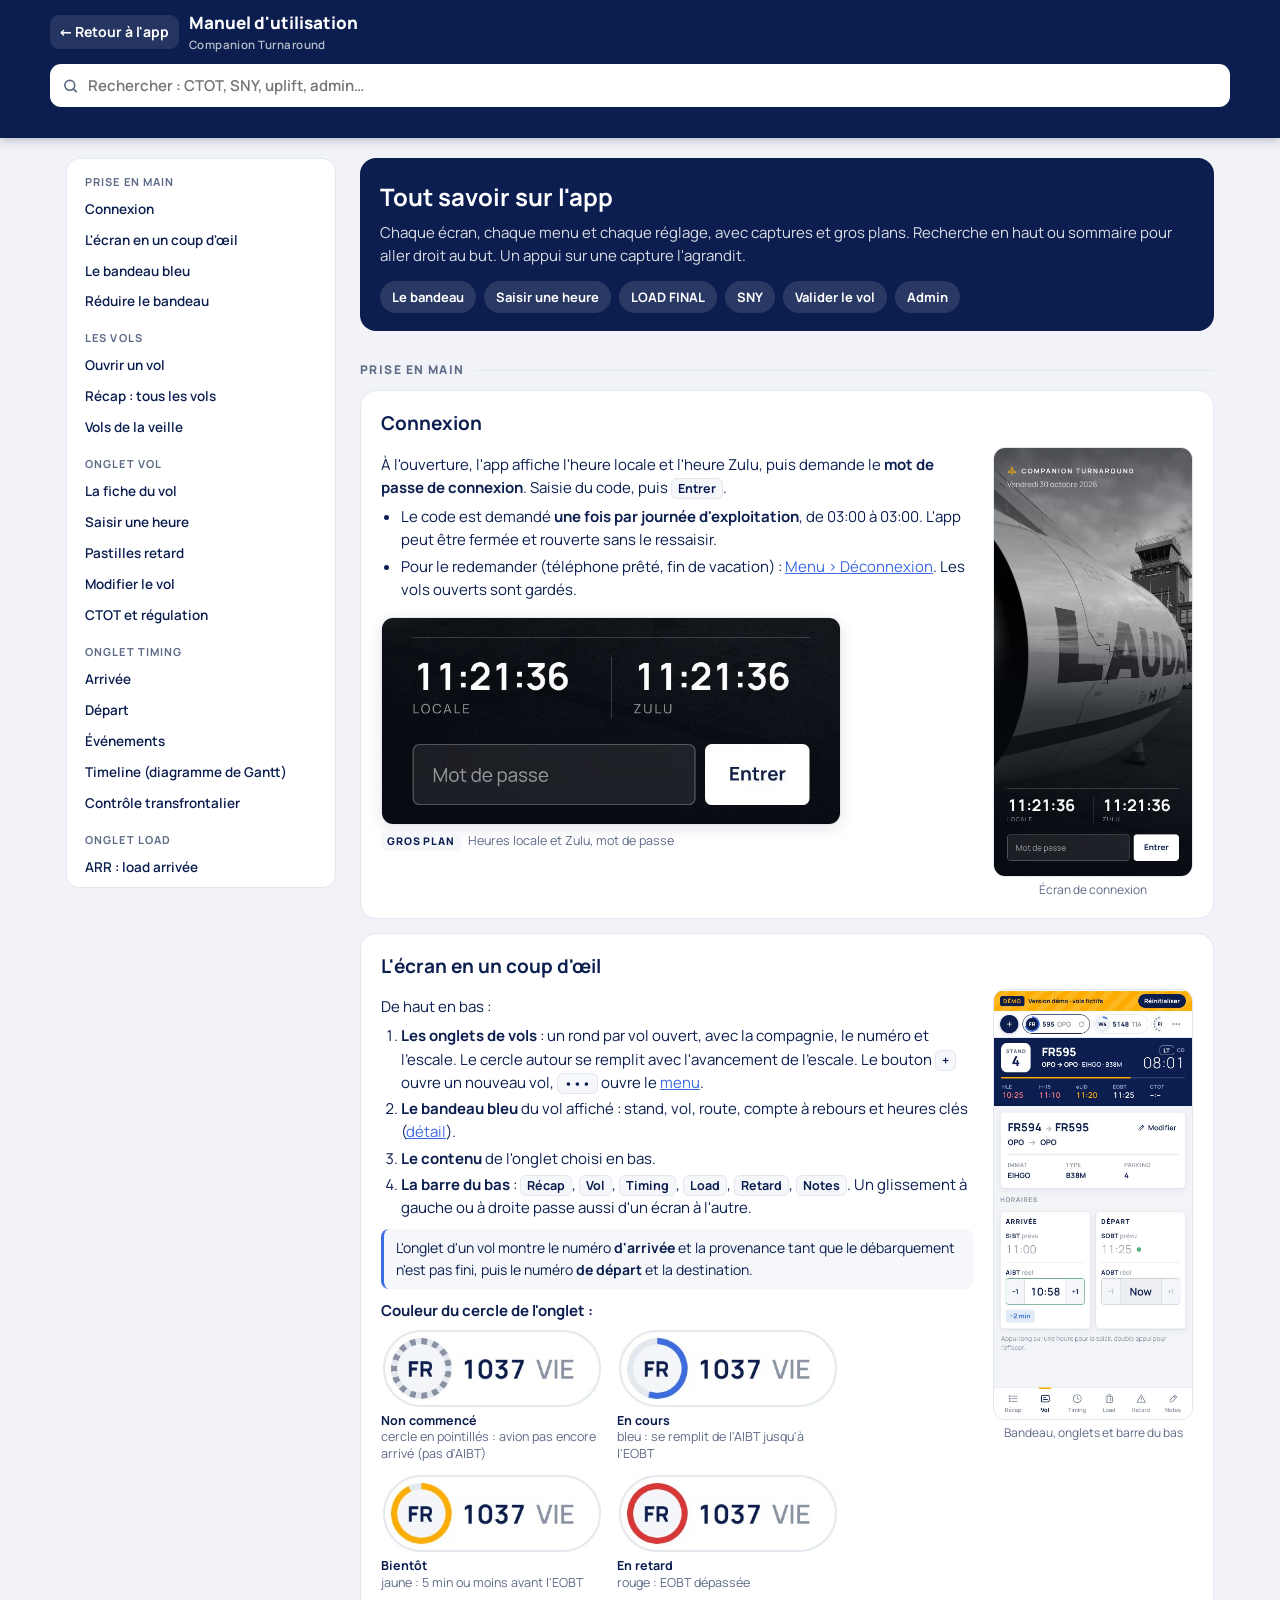
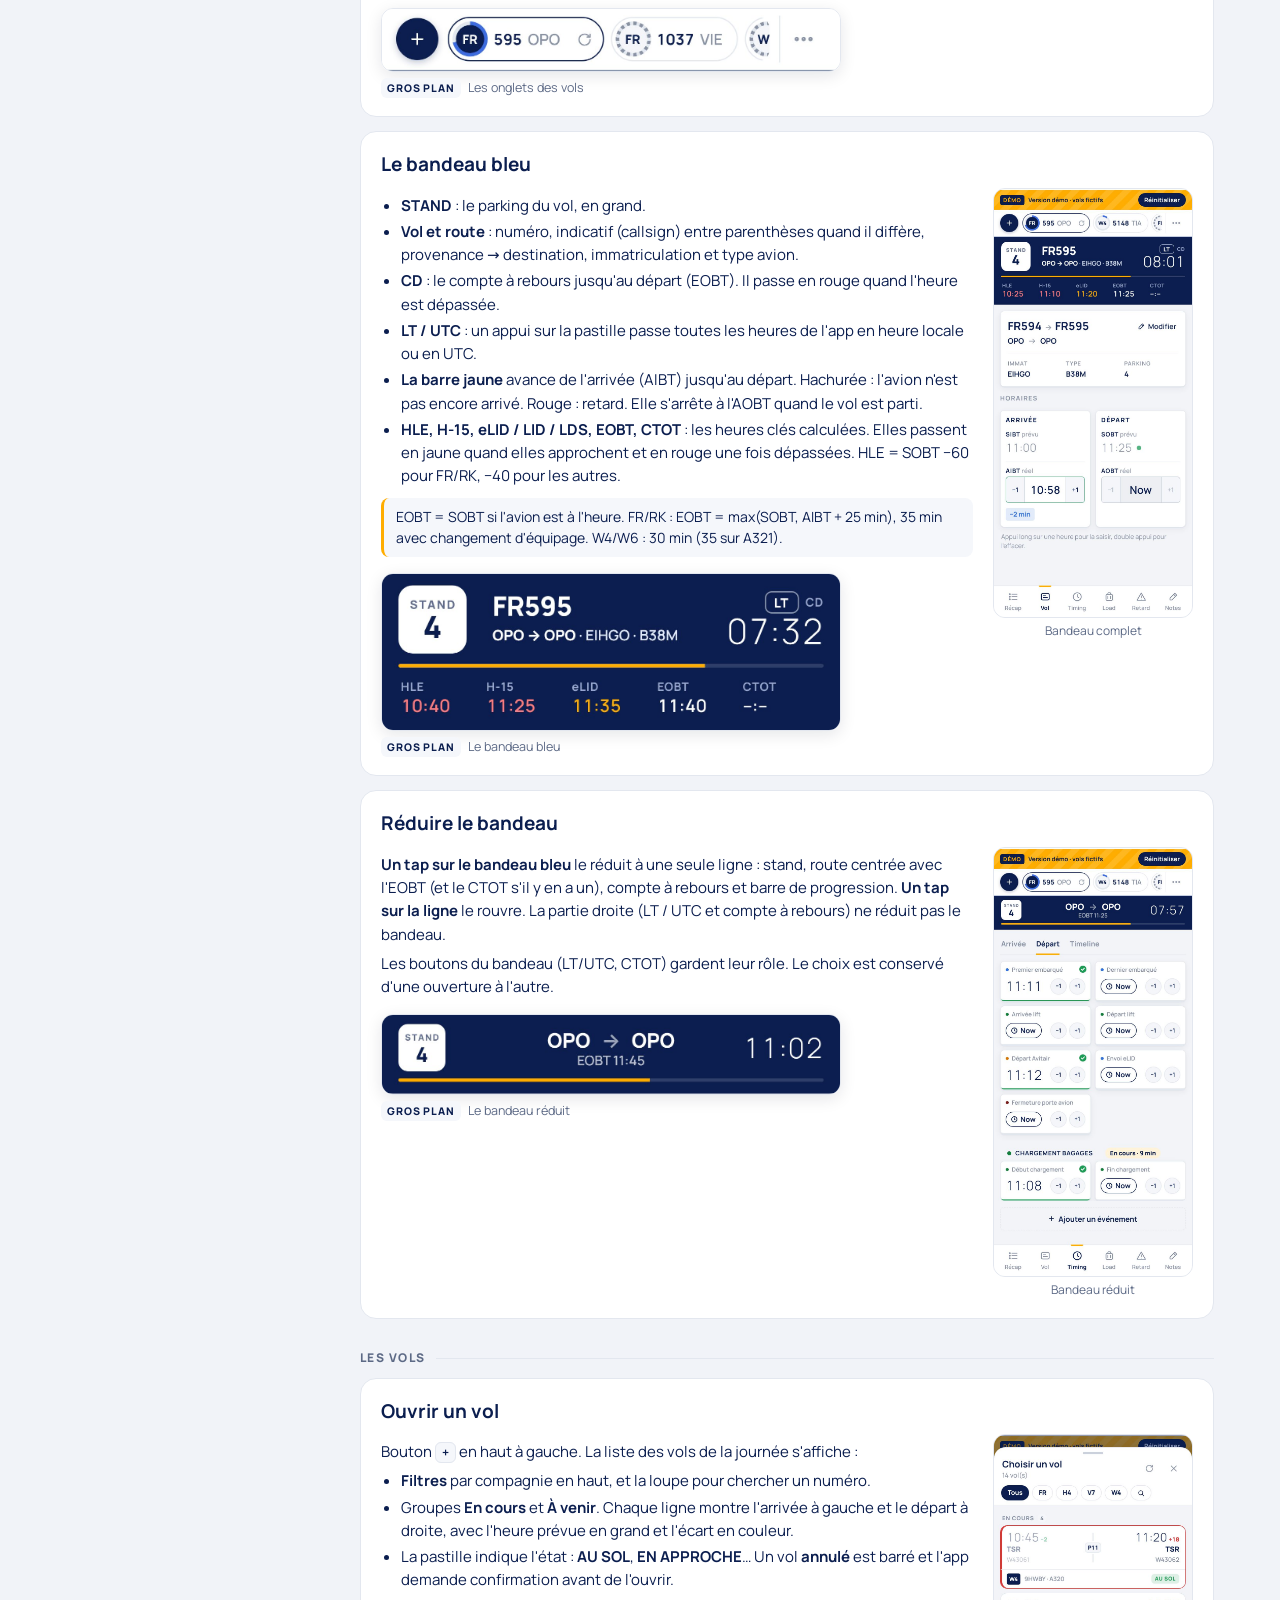
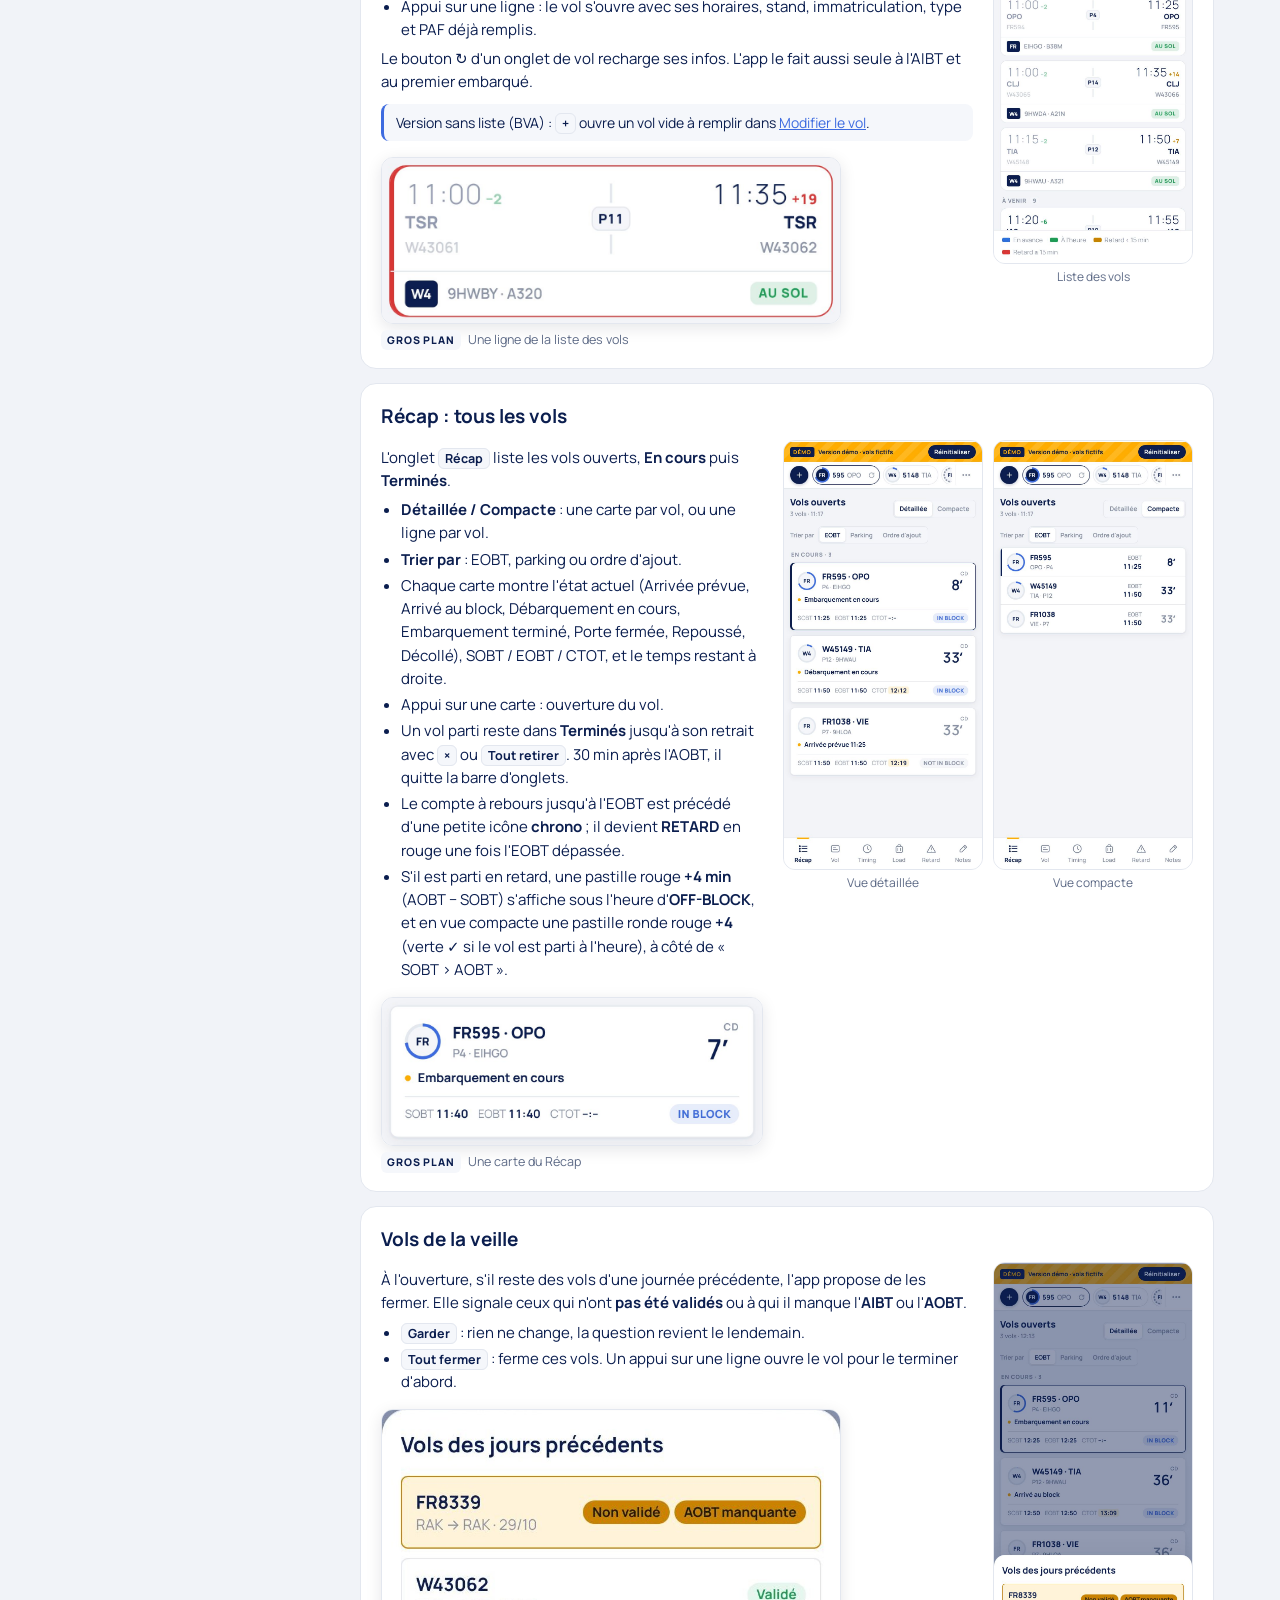
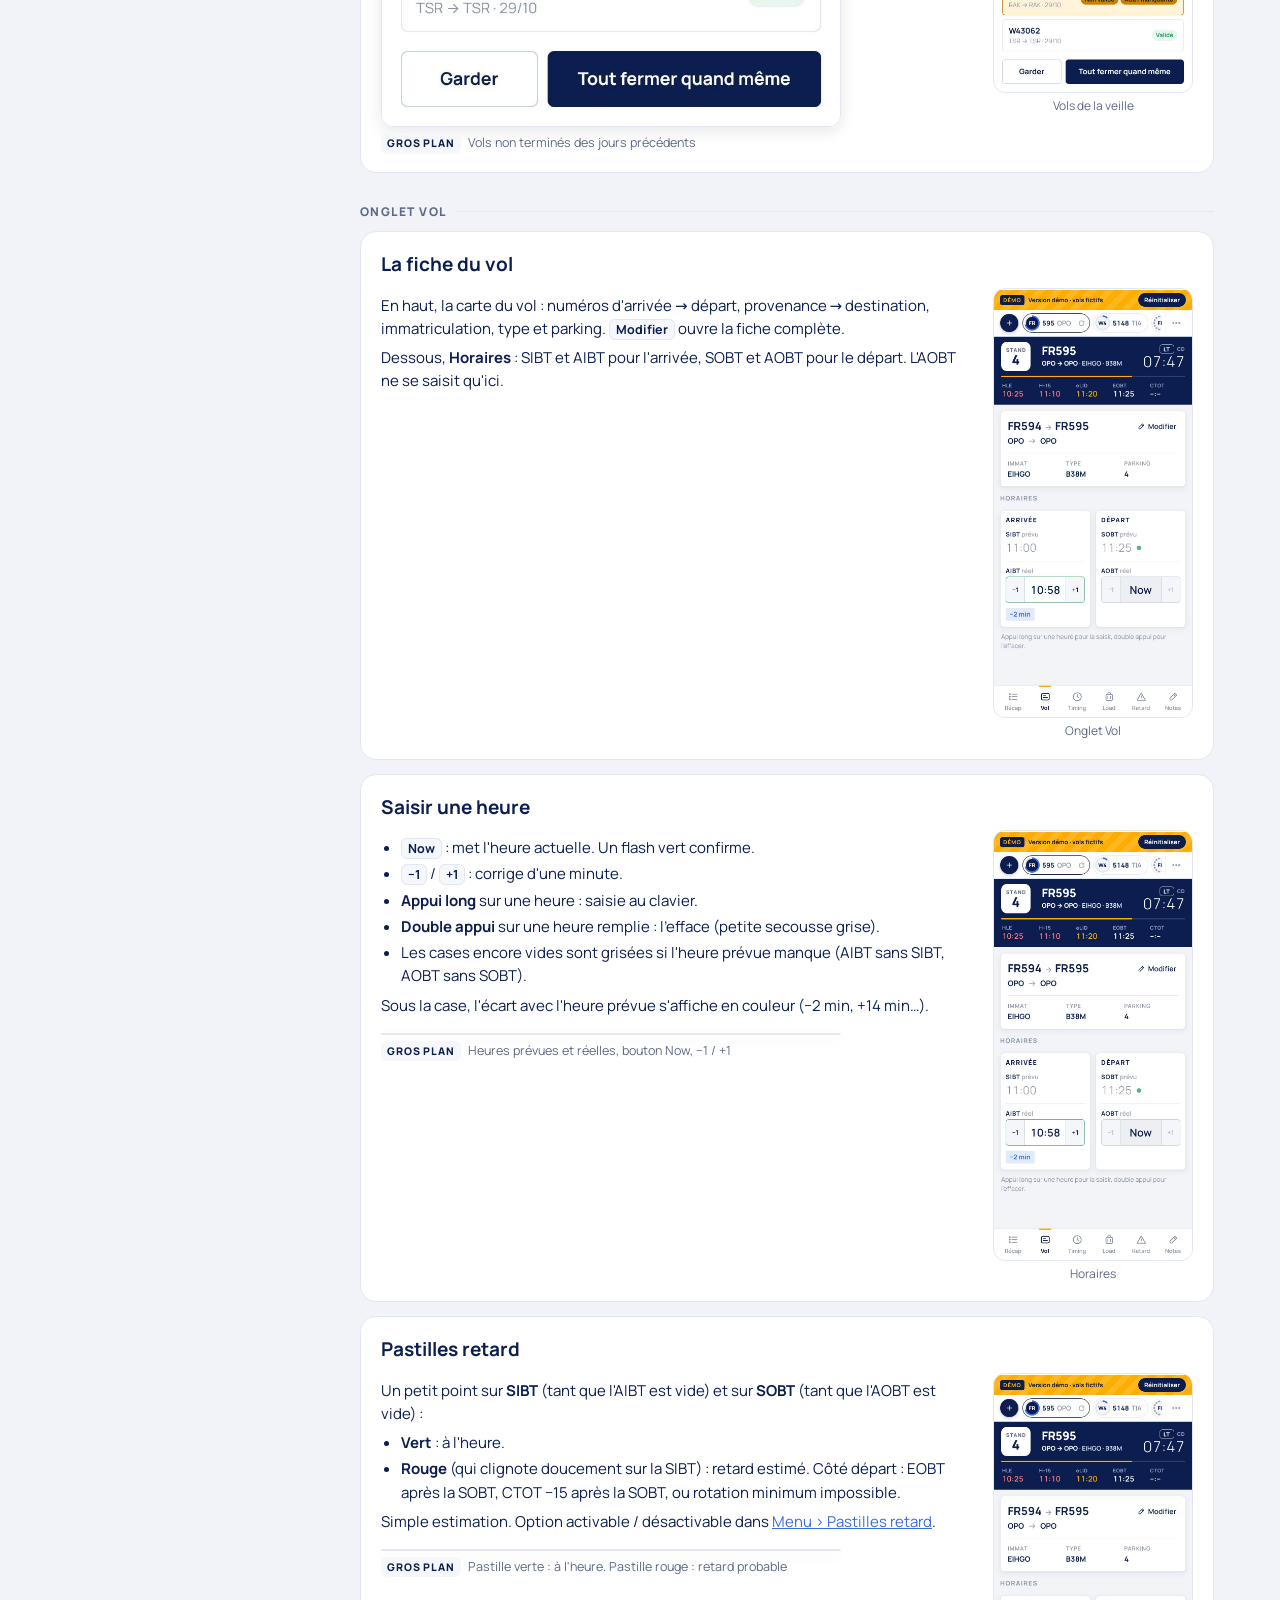
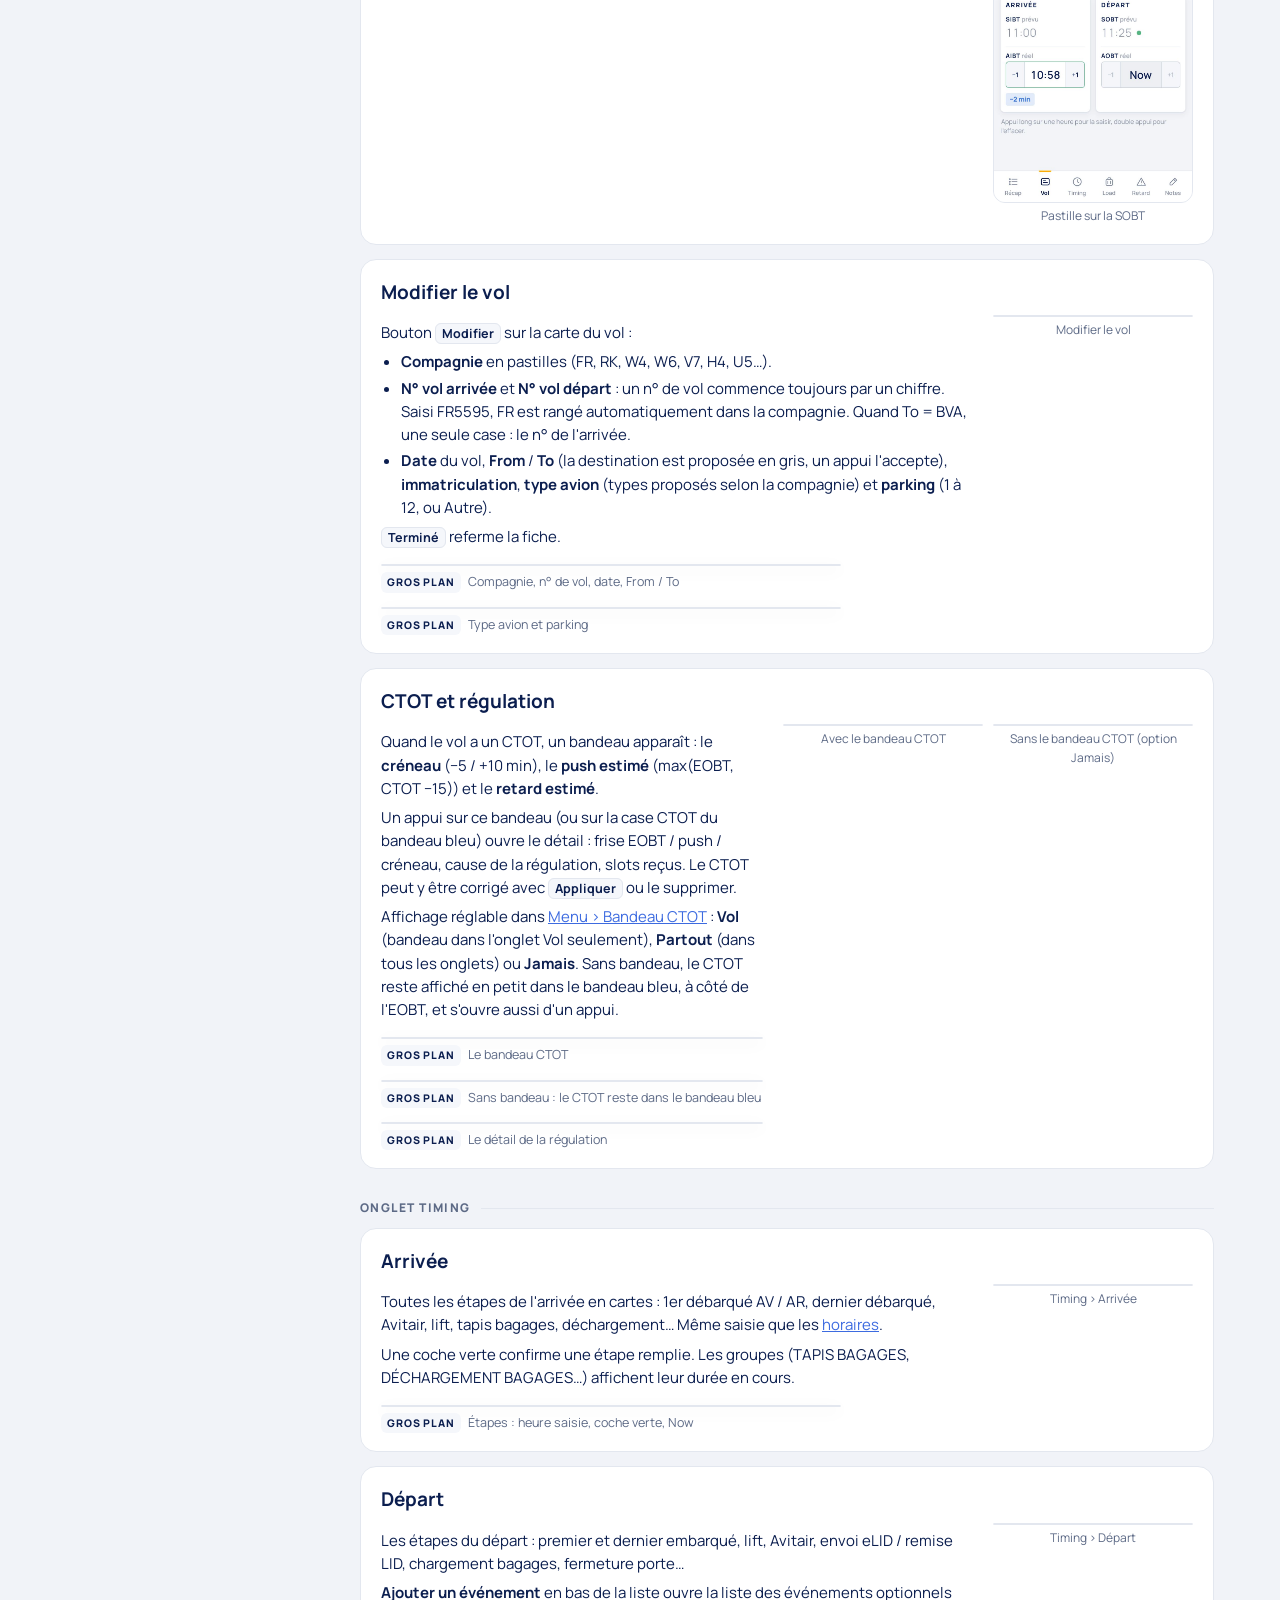
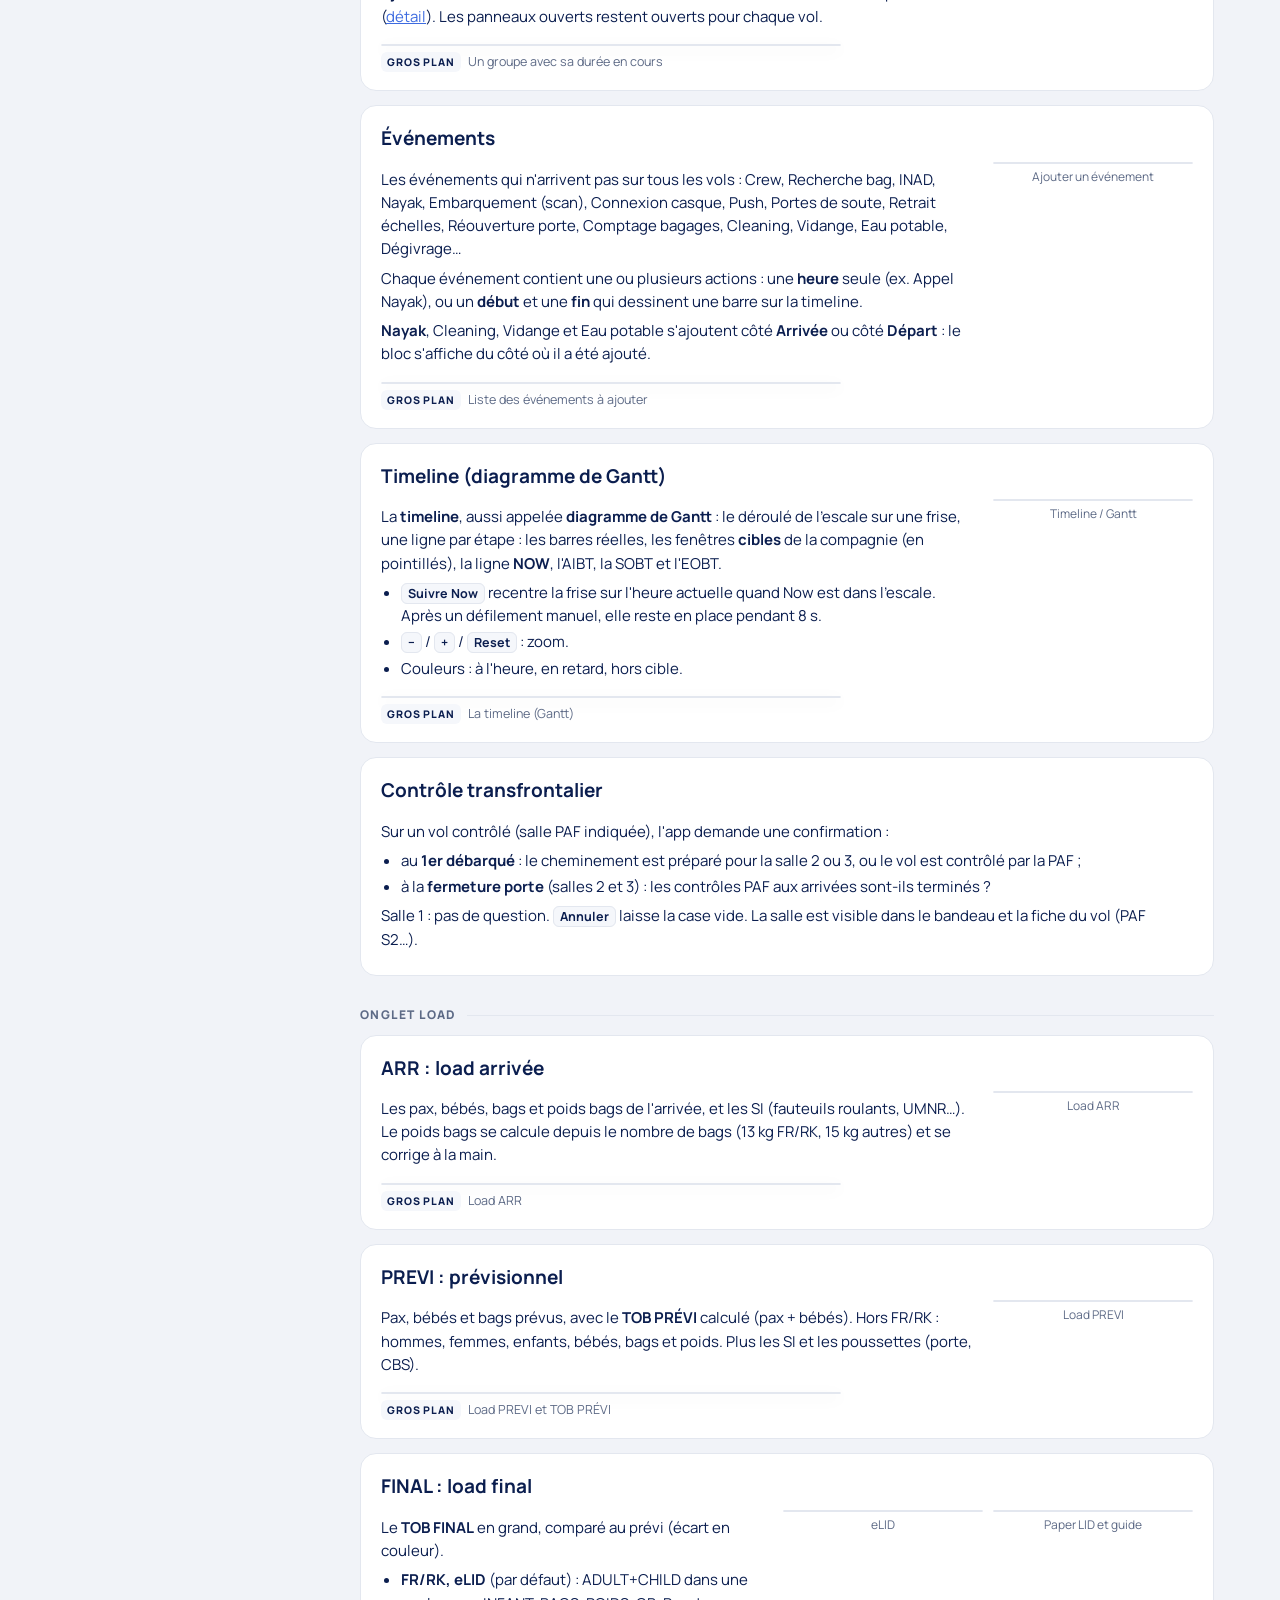
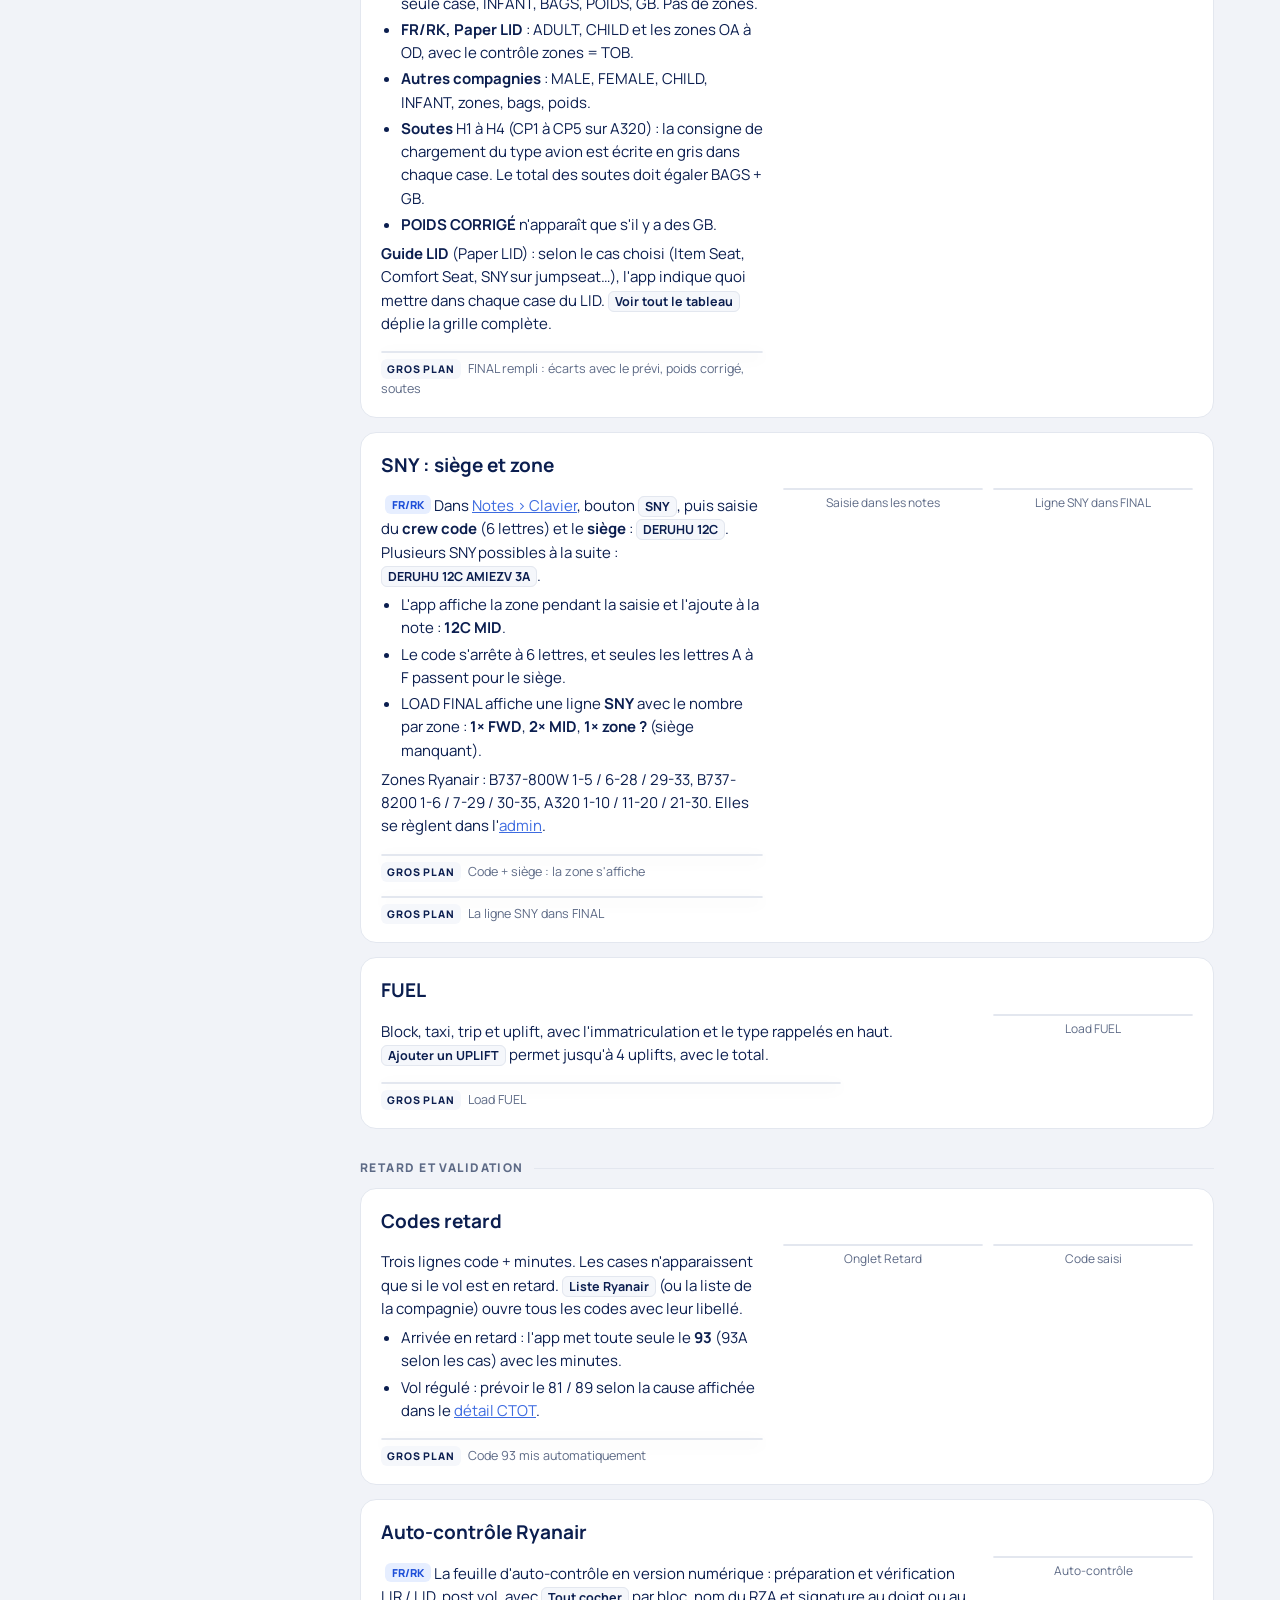
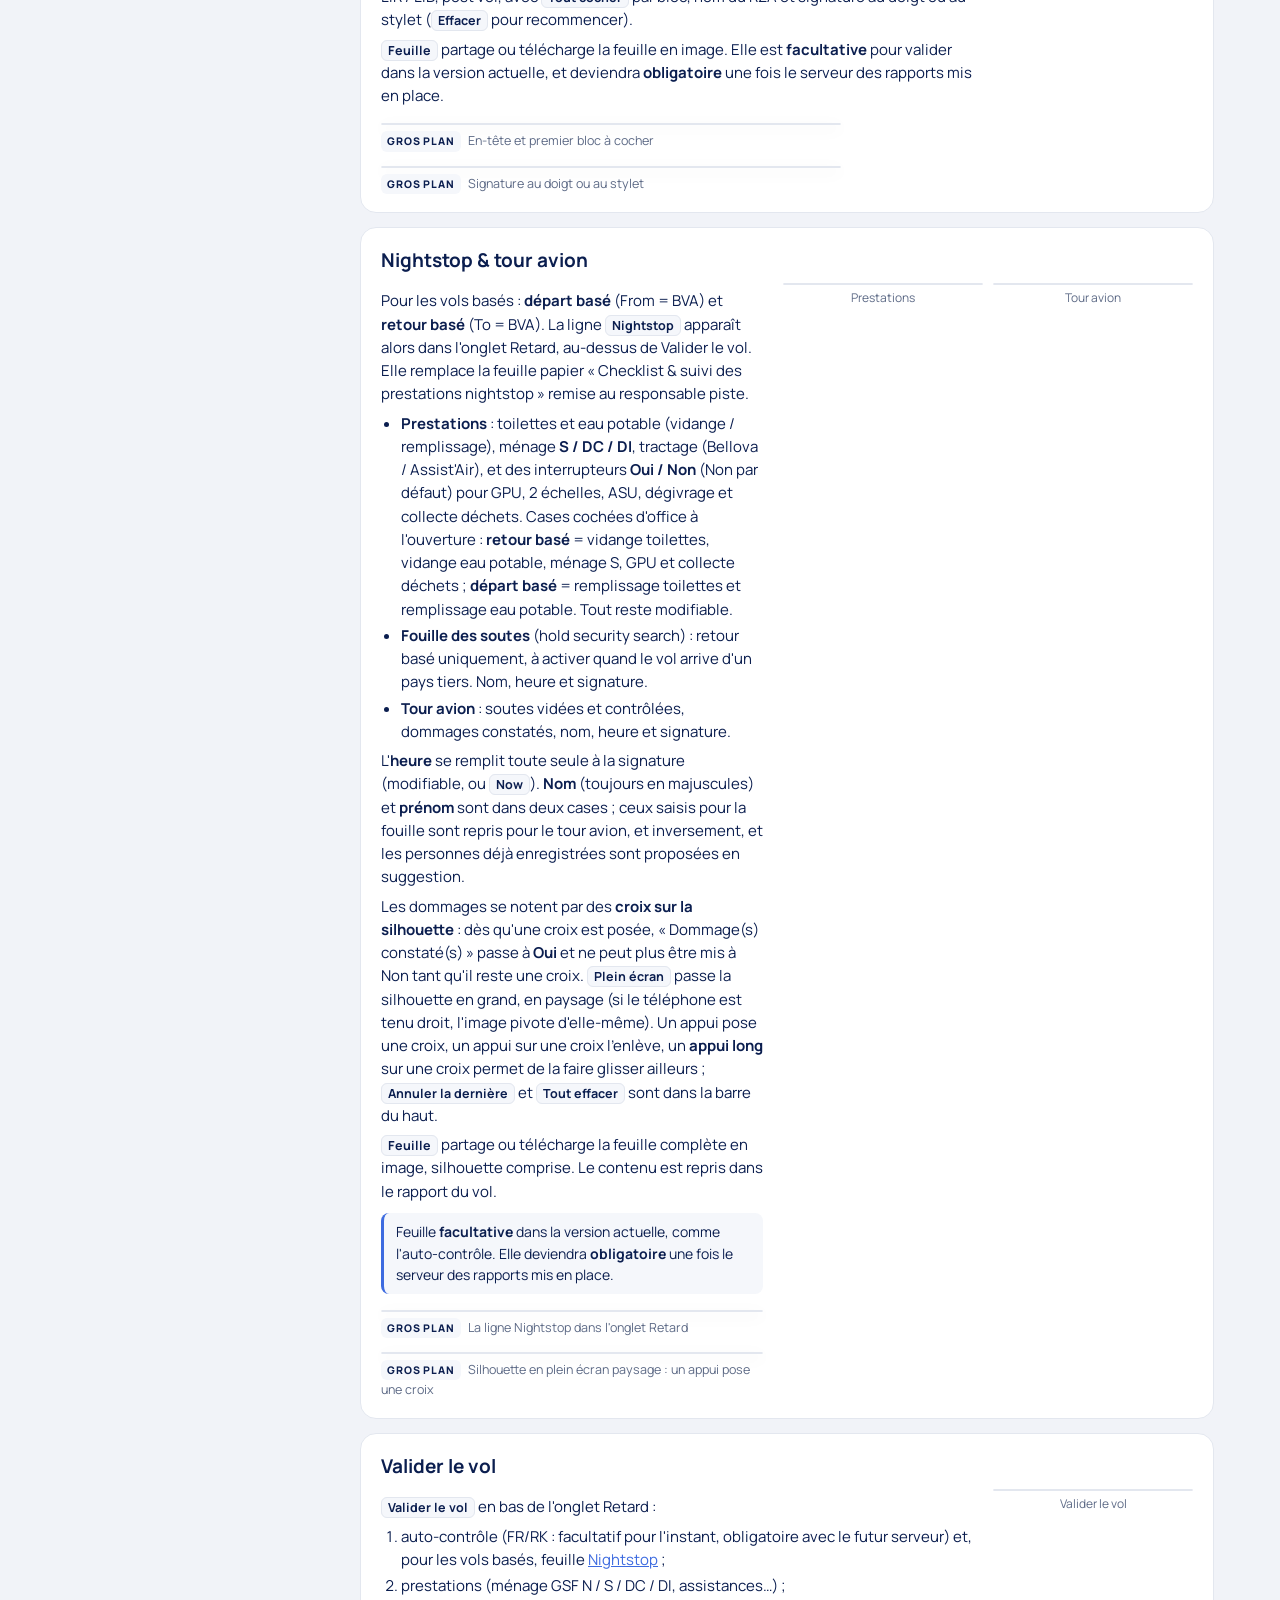
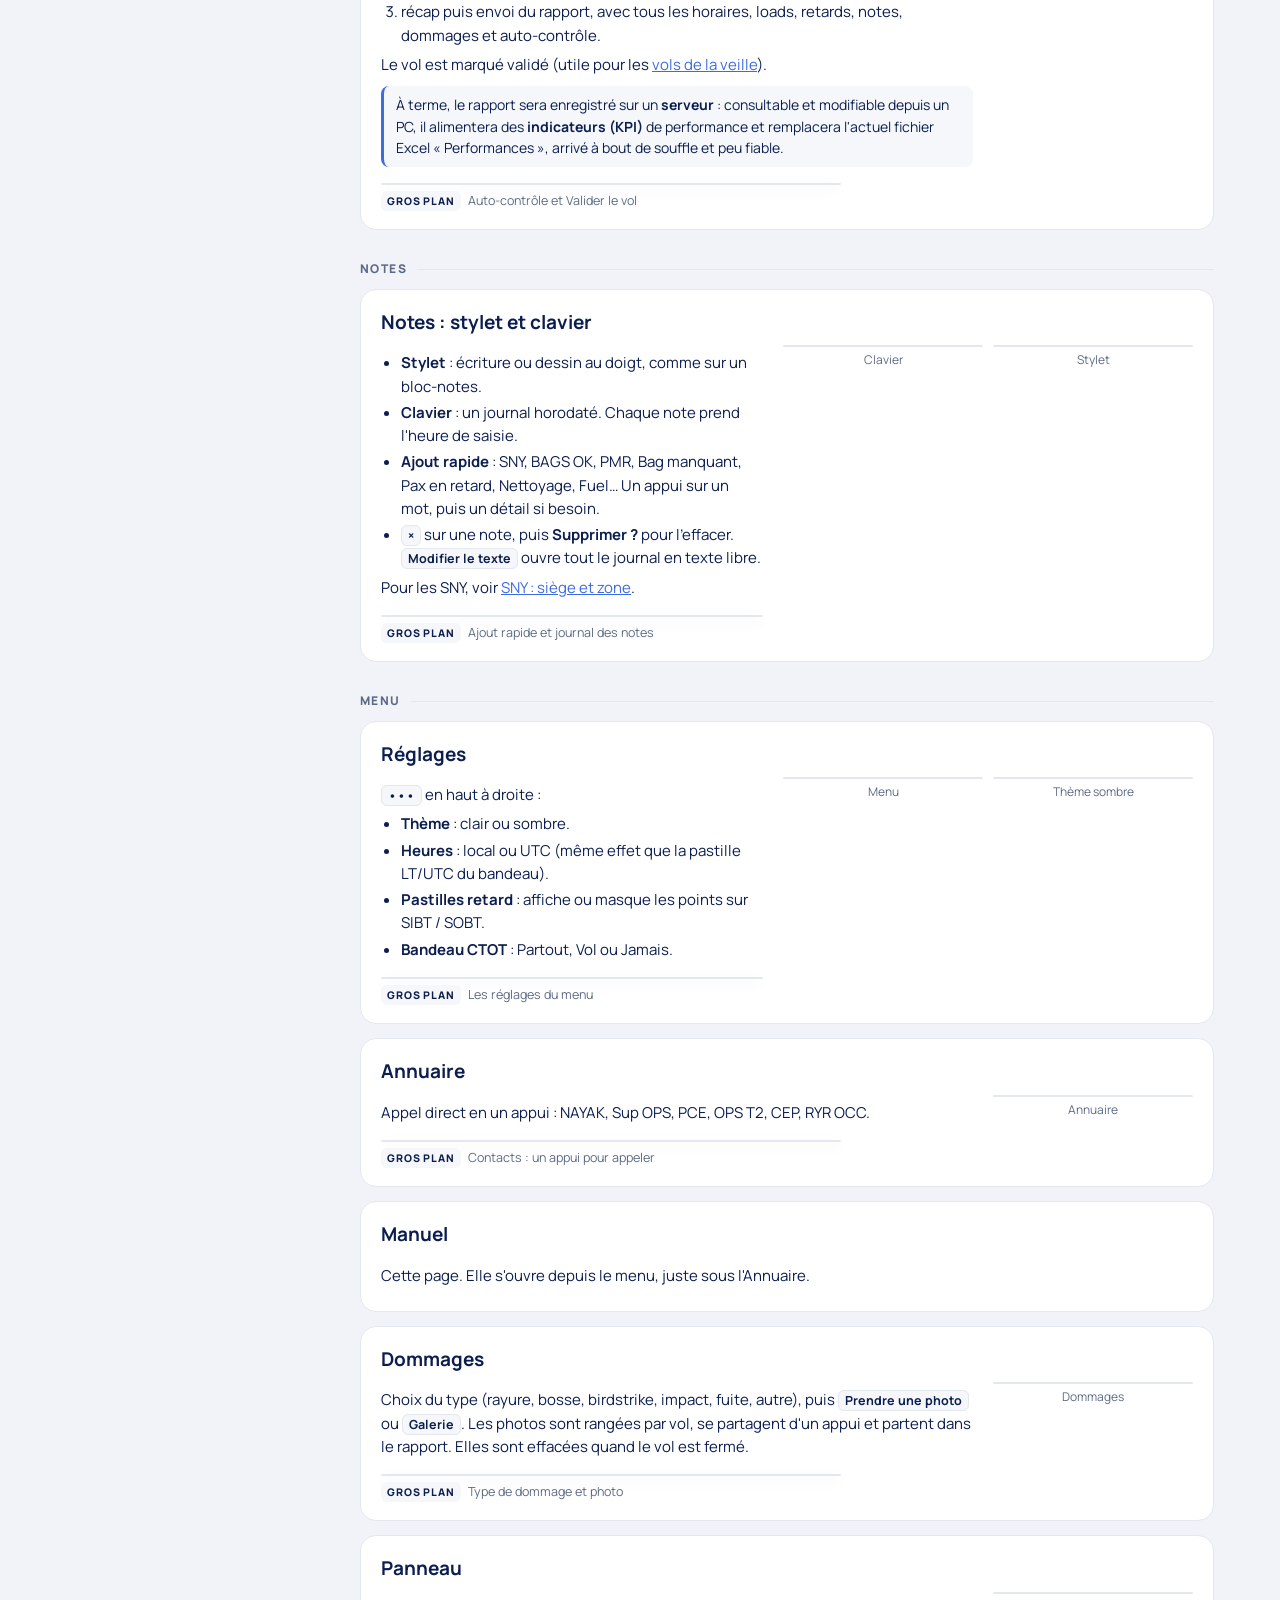
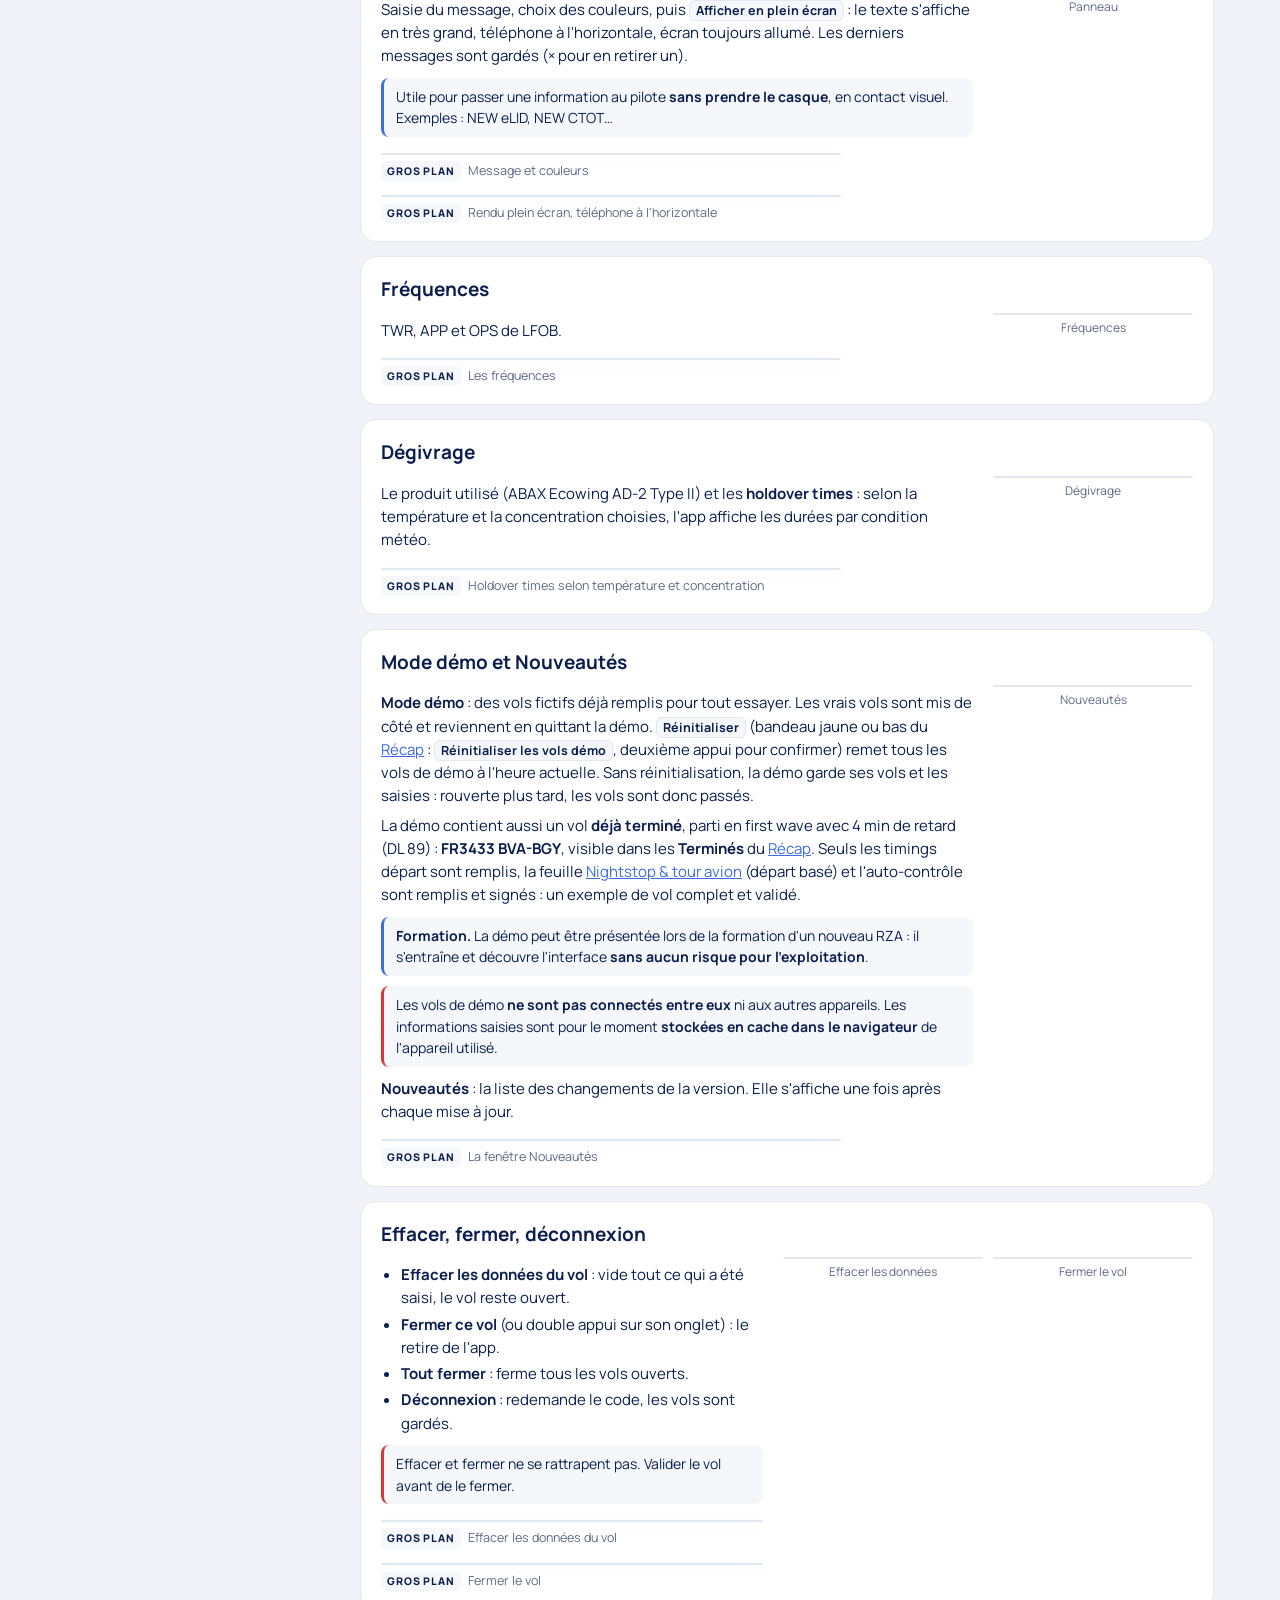
<file: manuel/index.html>
<!doctype html><html lang="fr"><head><meta charset="utf-8"><meta http-equiv="refresh" content="0; url=../manuel.html"><title>Manuel</title></head><body><a href="../manuel.html">Ouvrir le manuel</a></body></html>
</file>
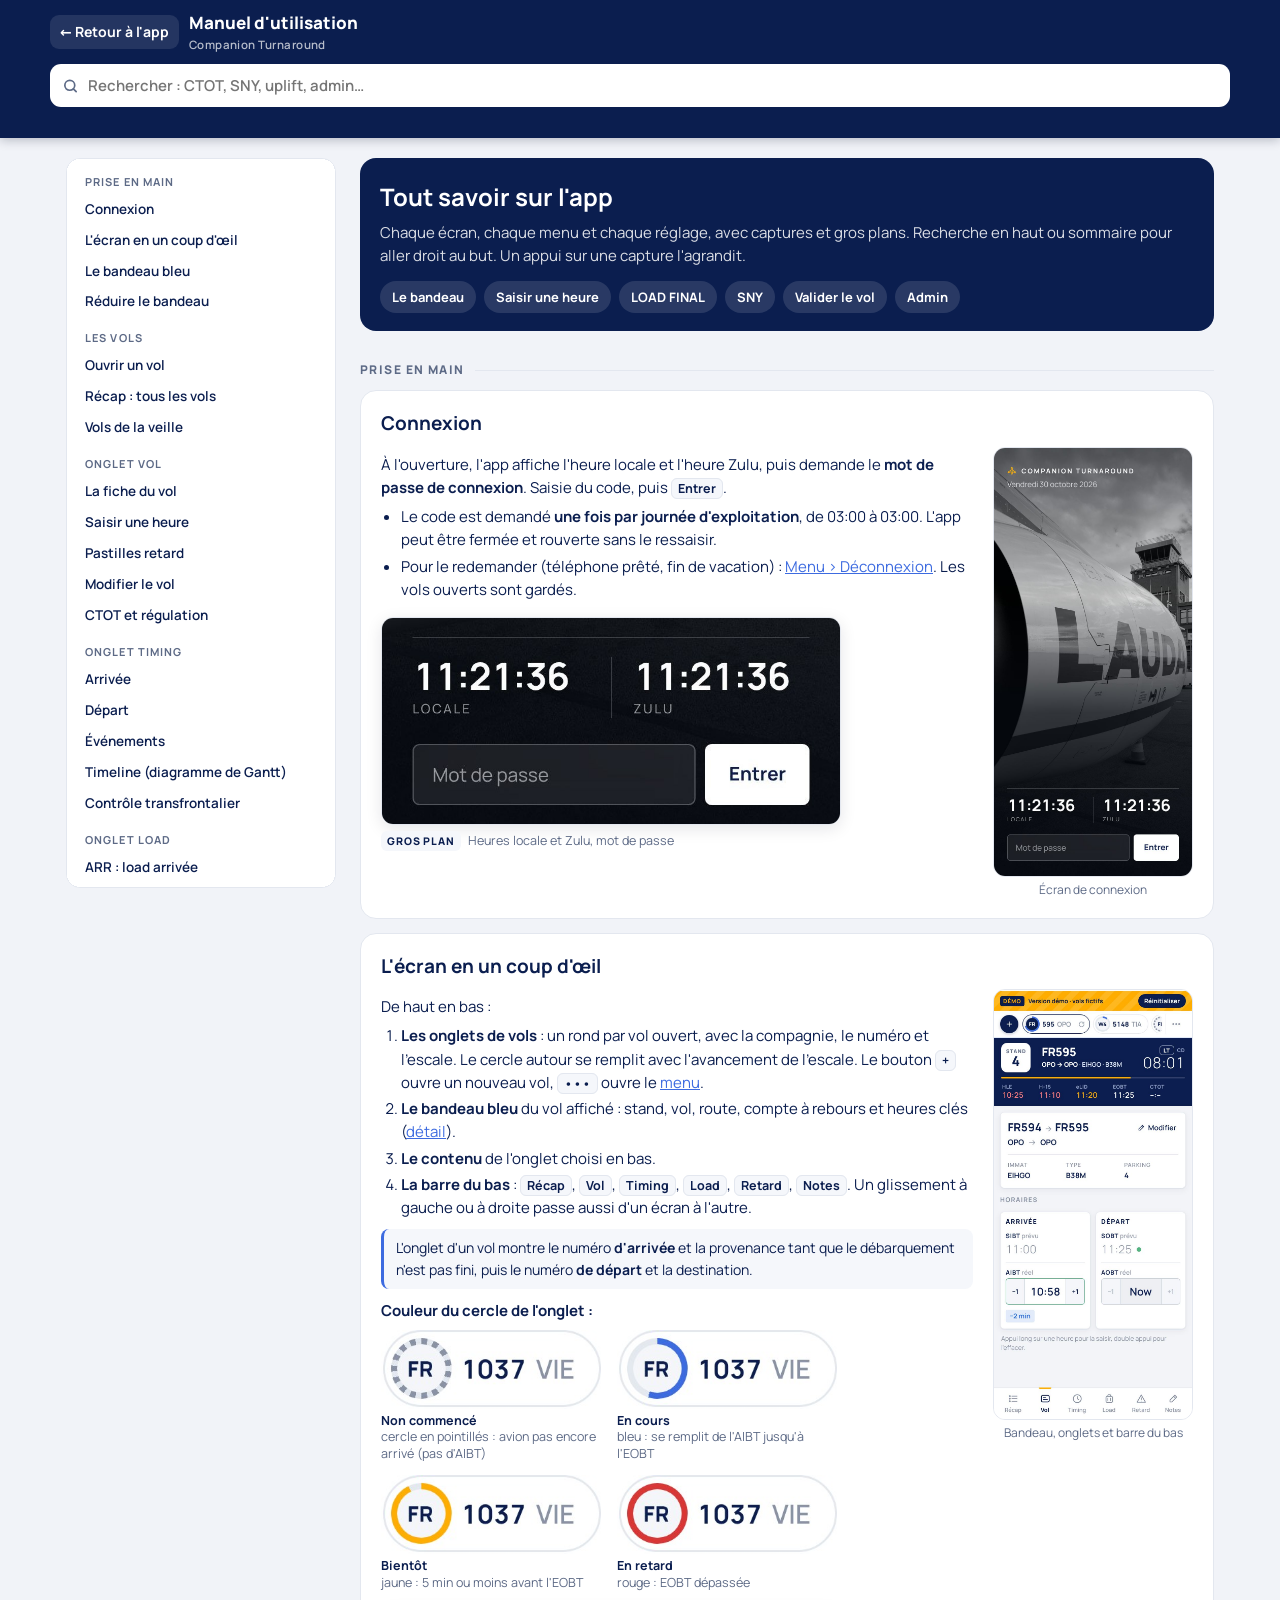
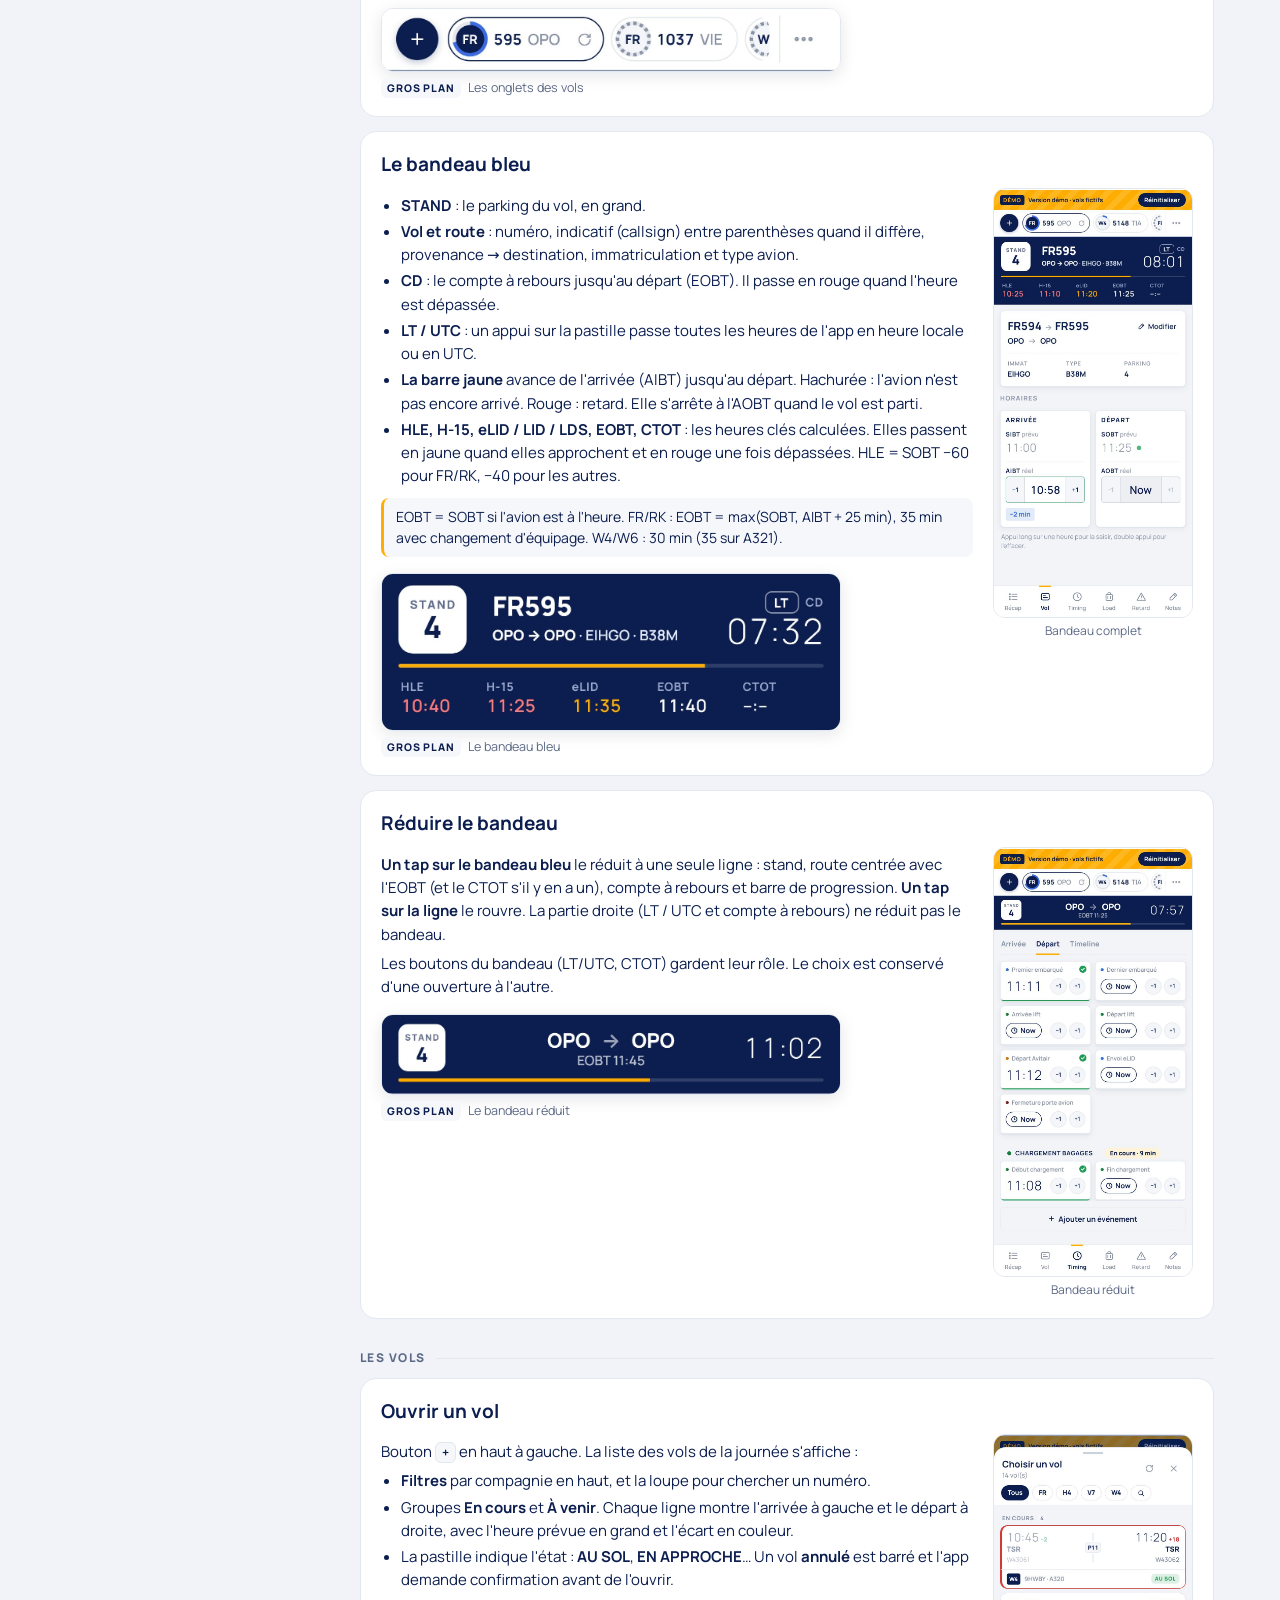
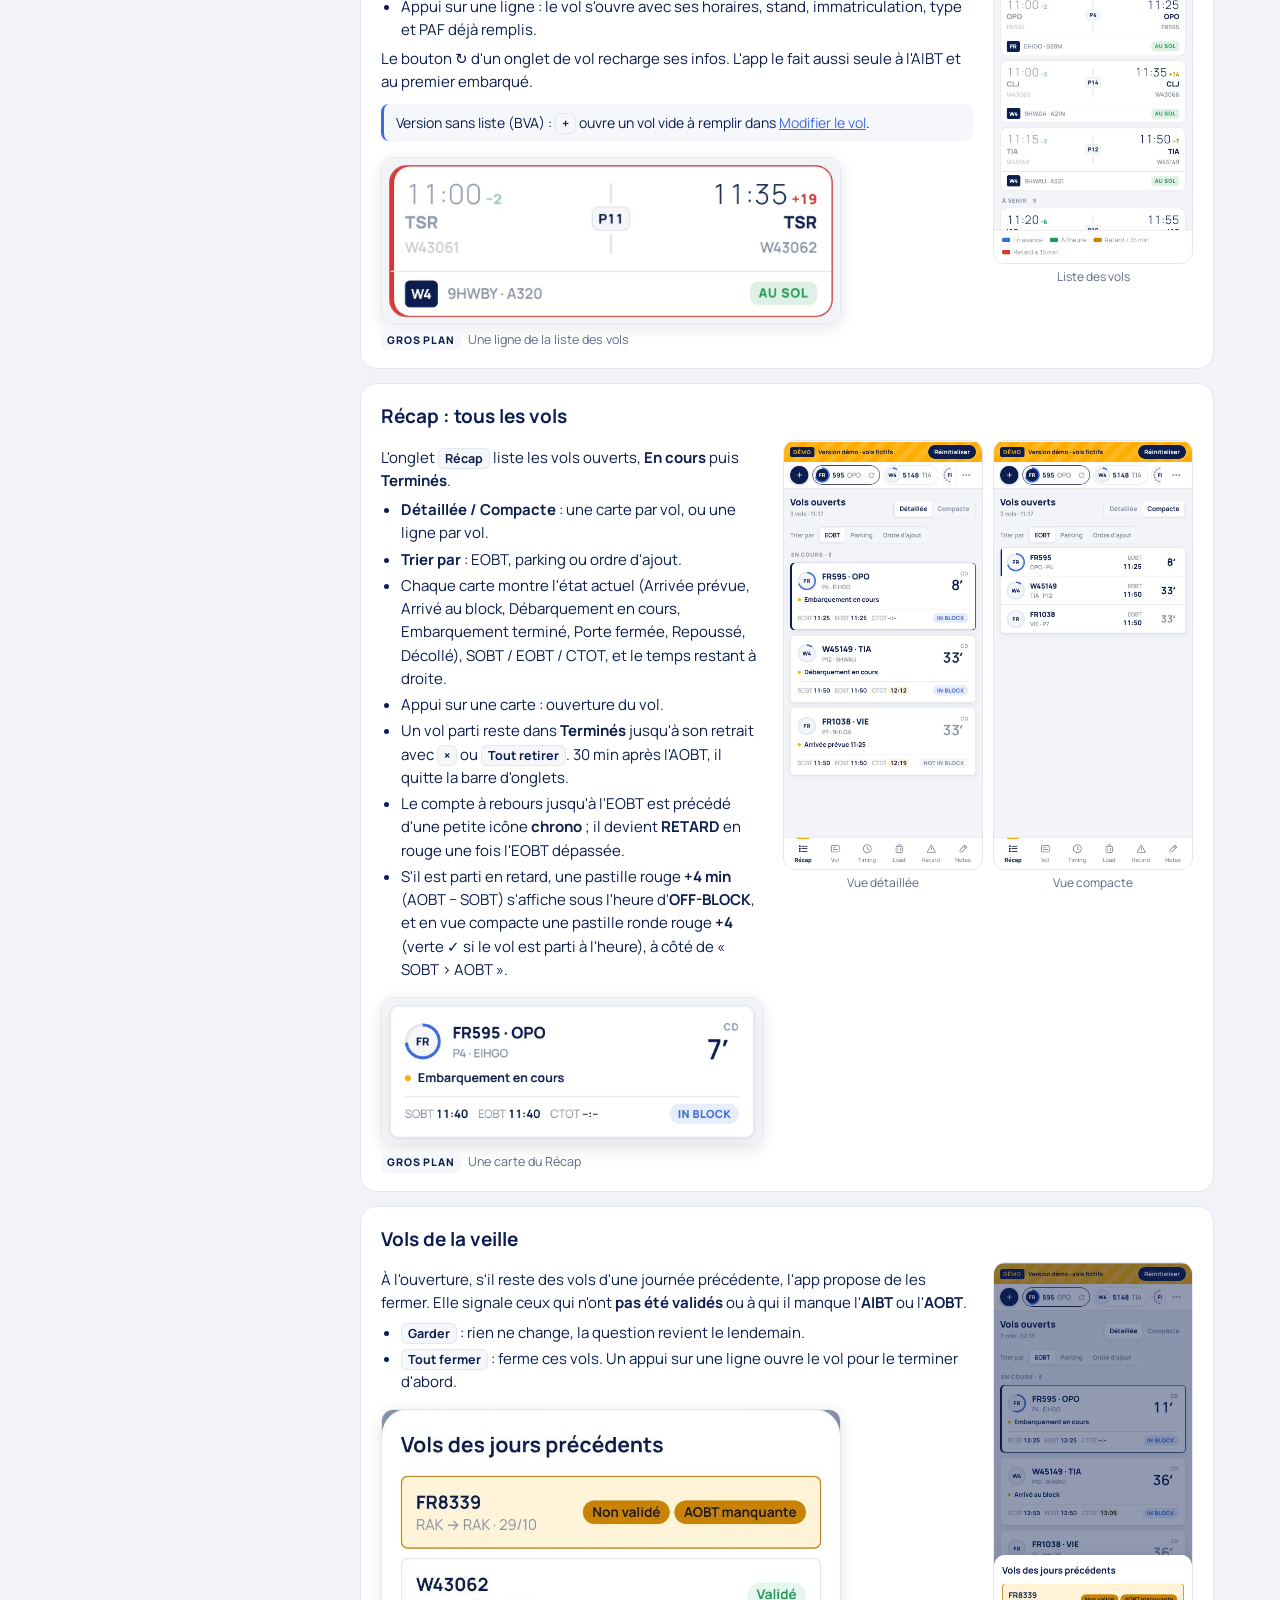
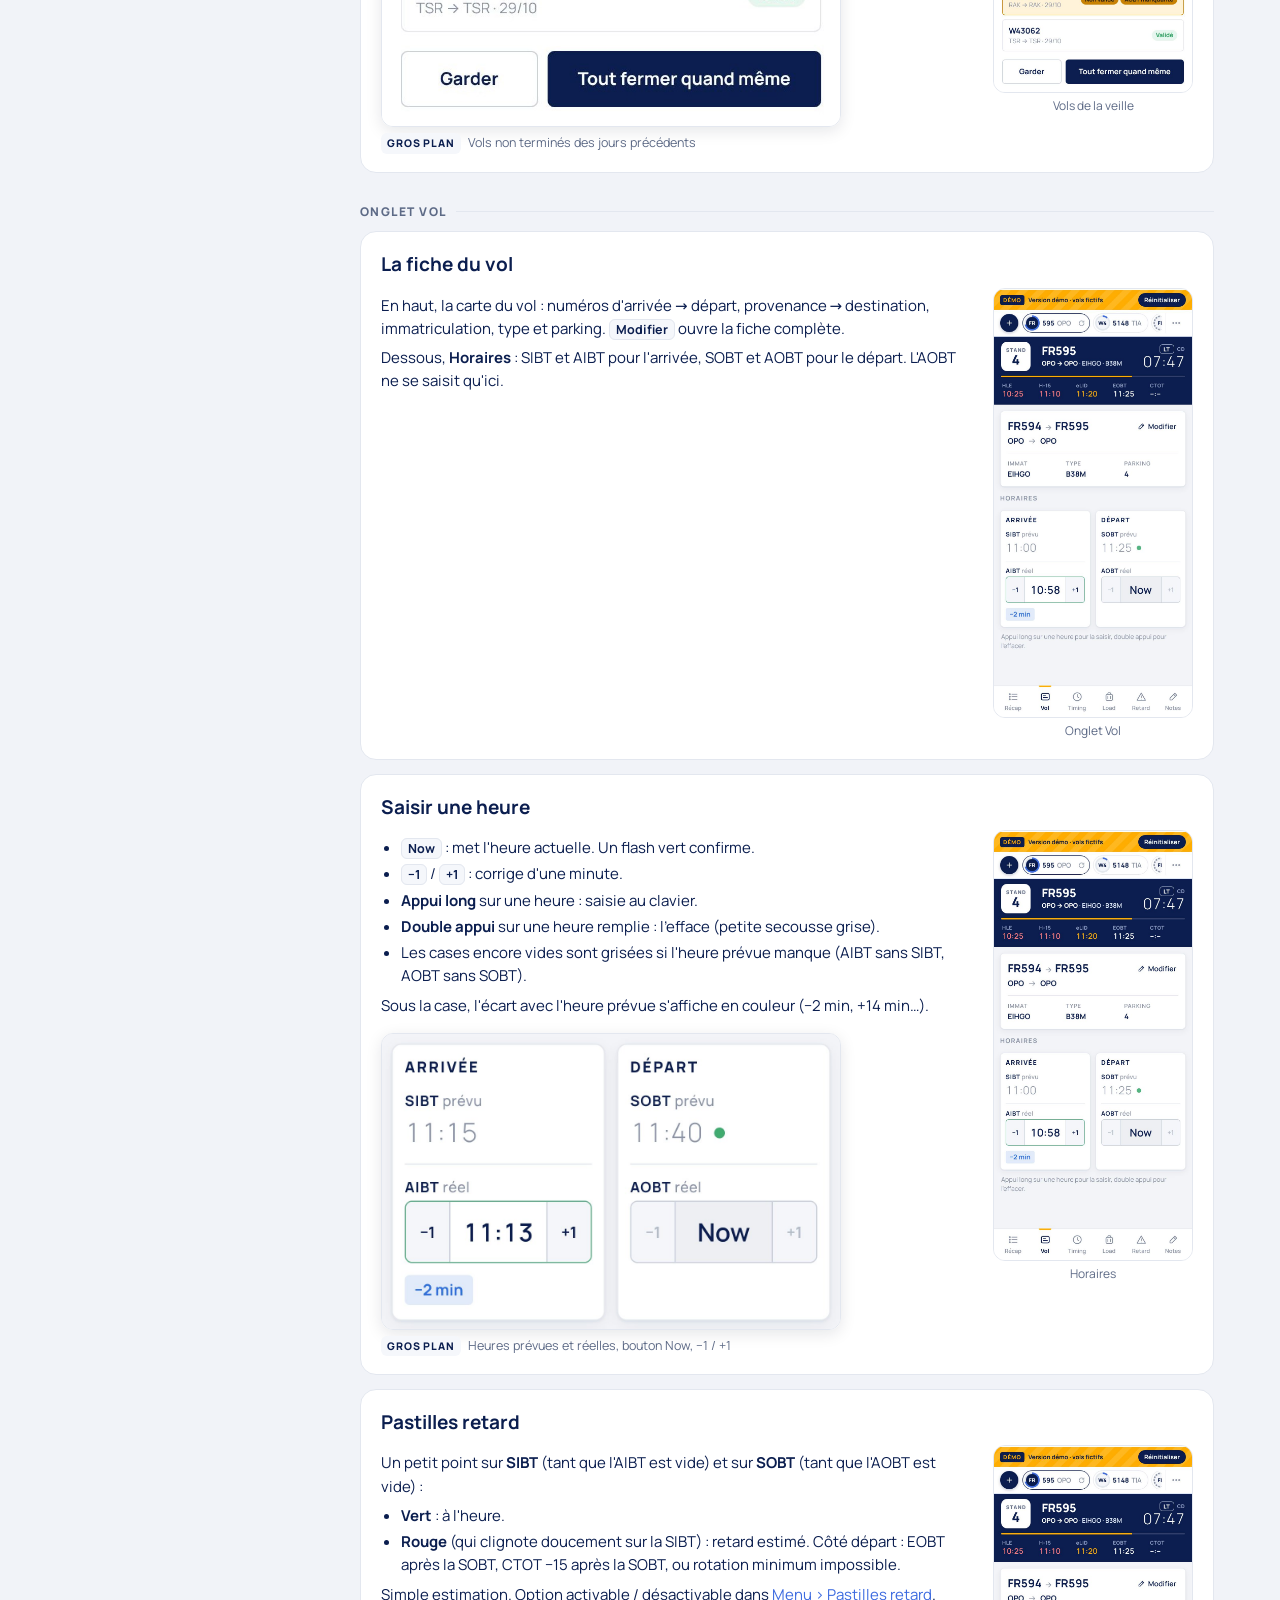
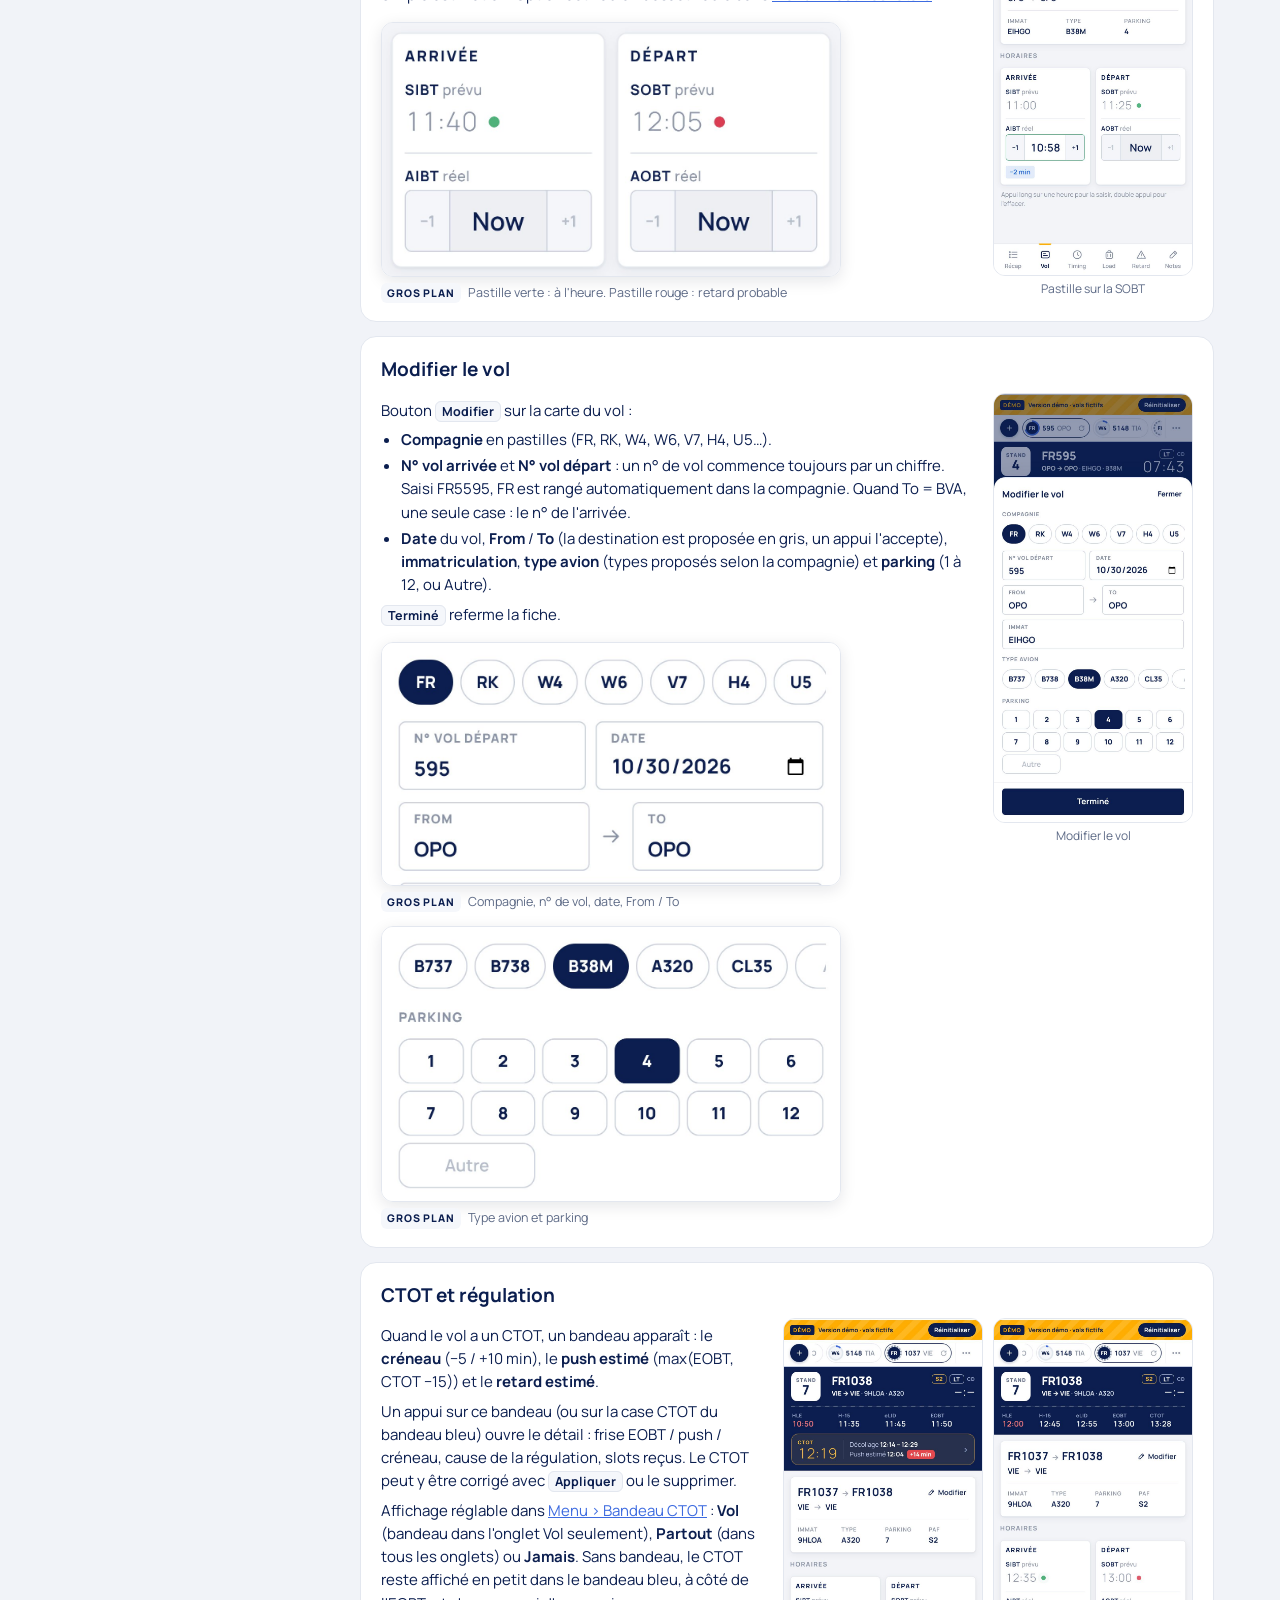
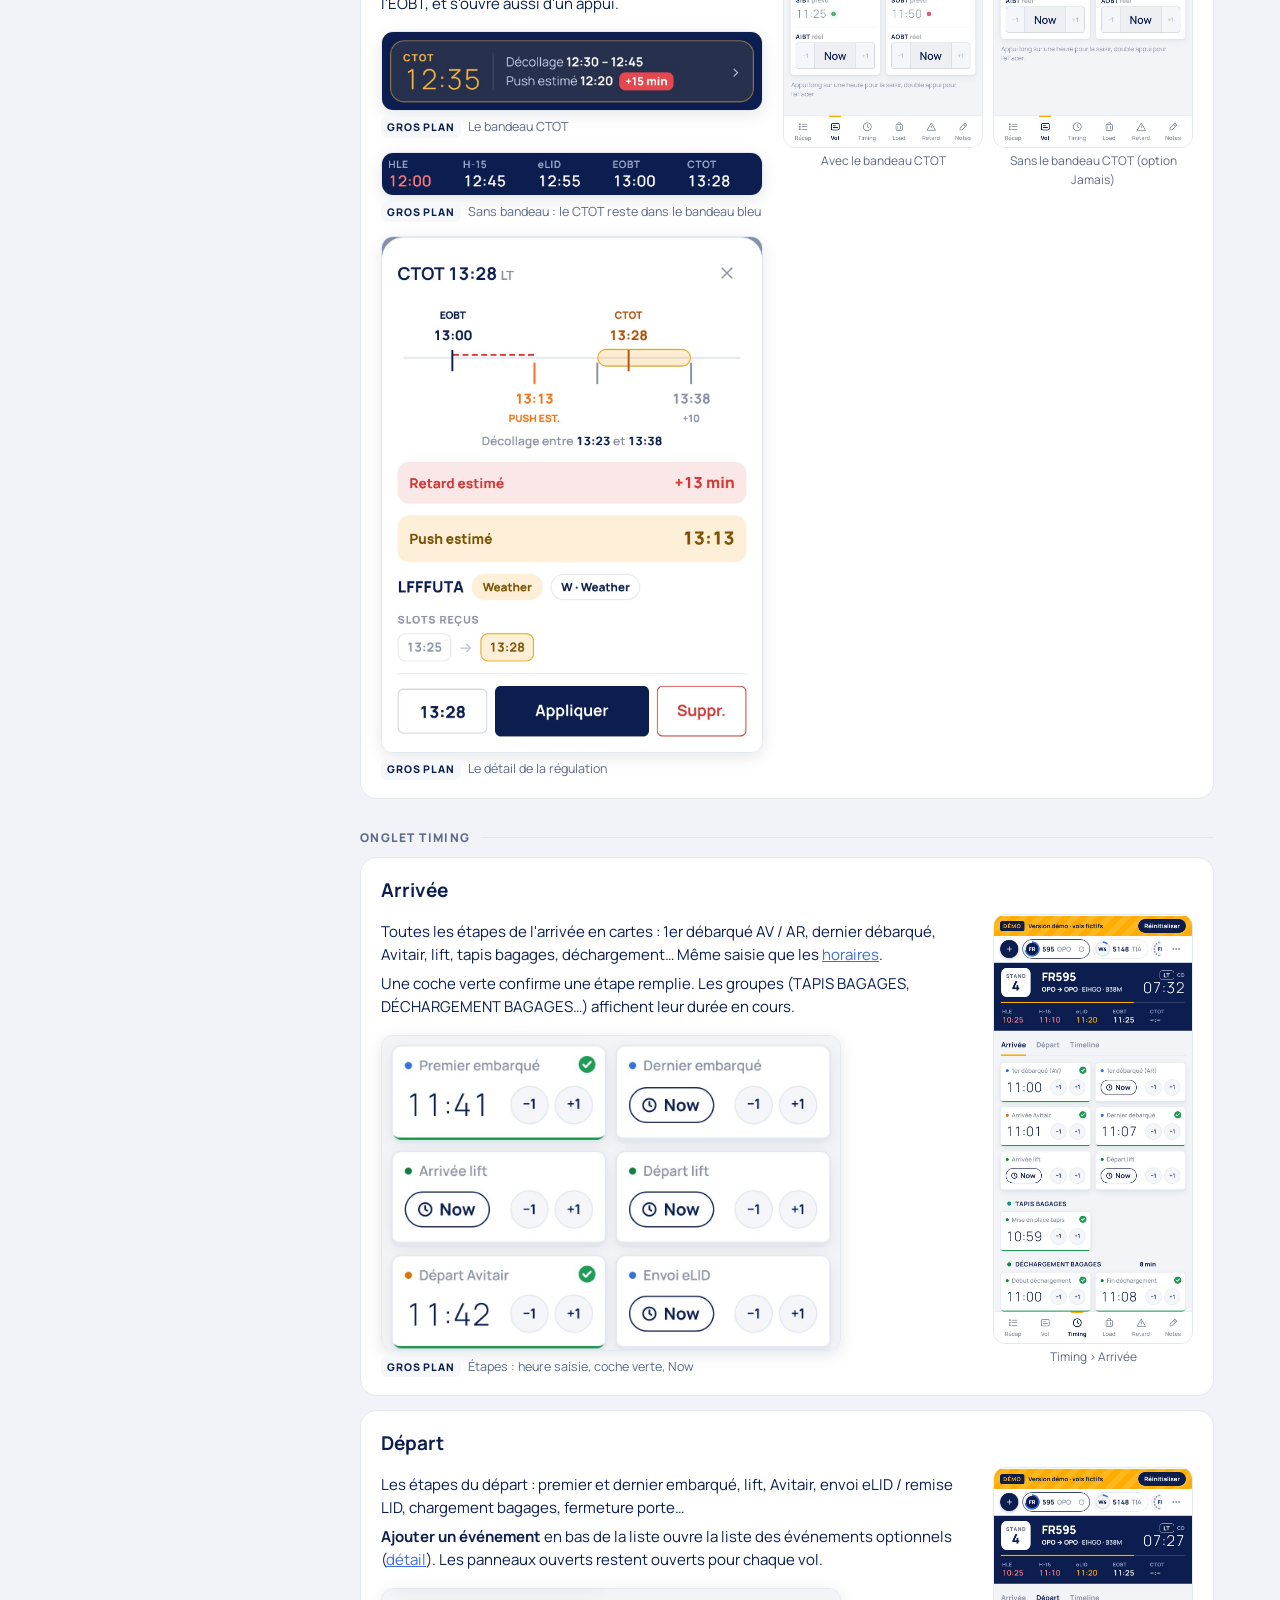
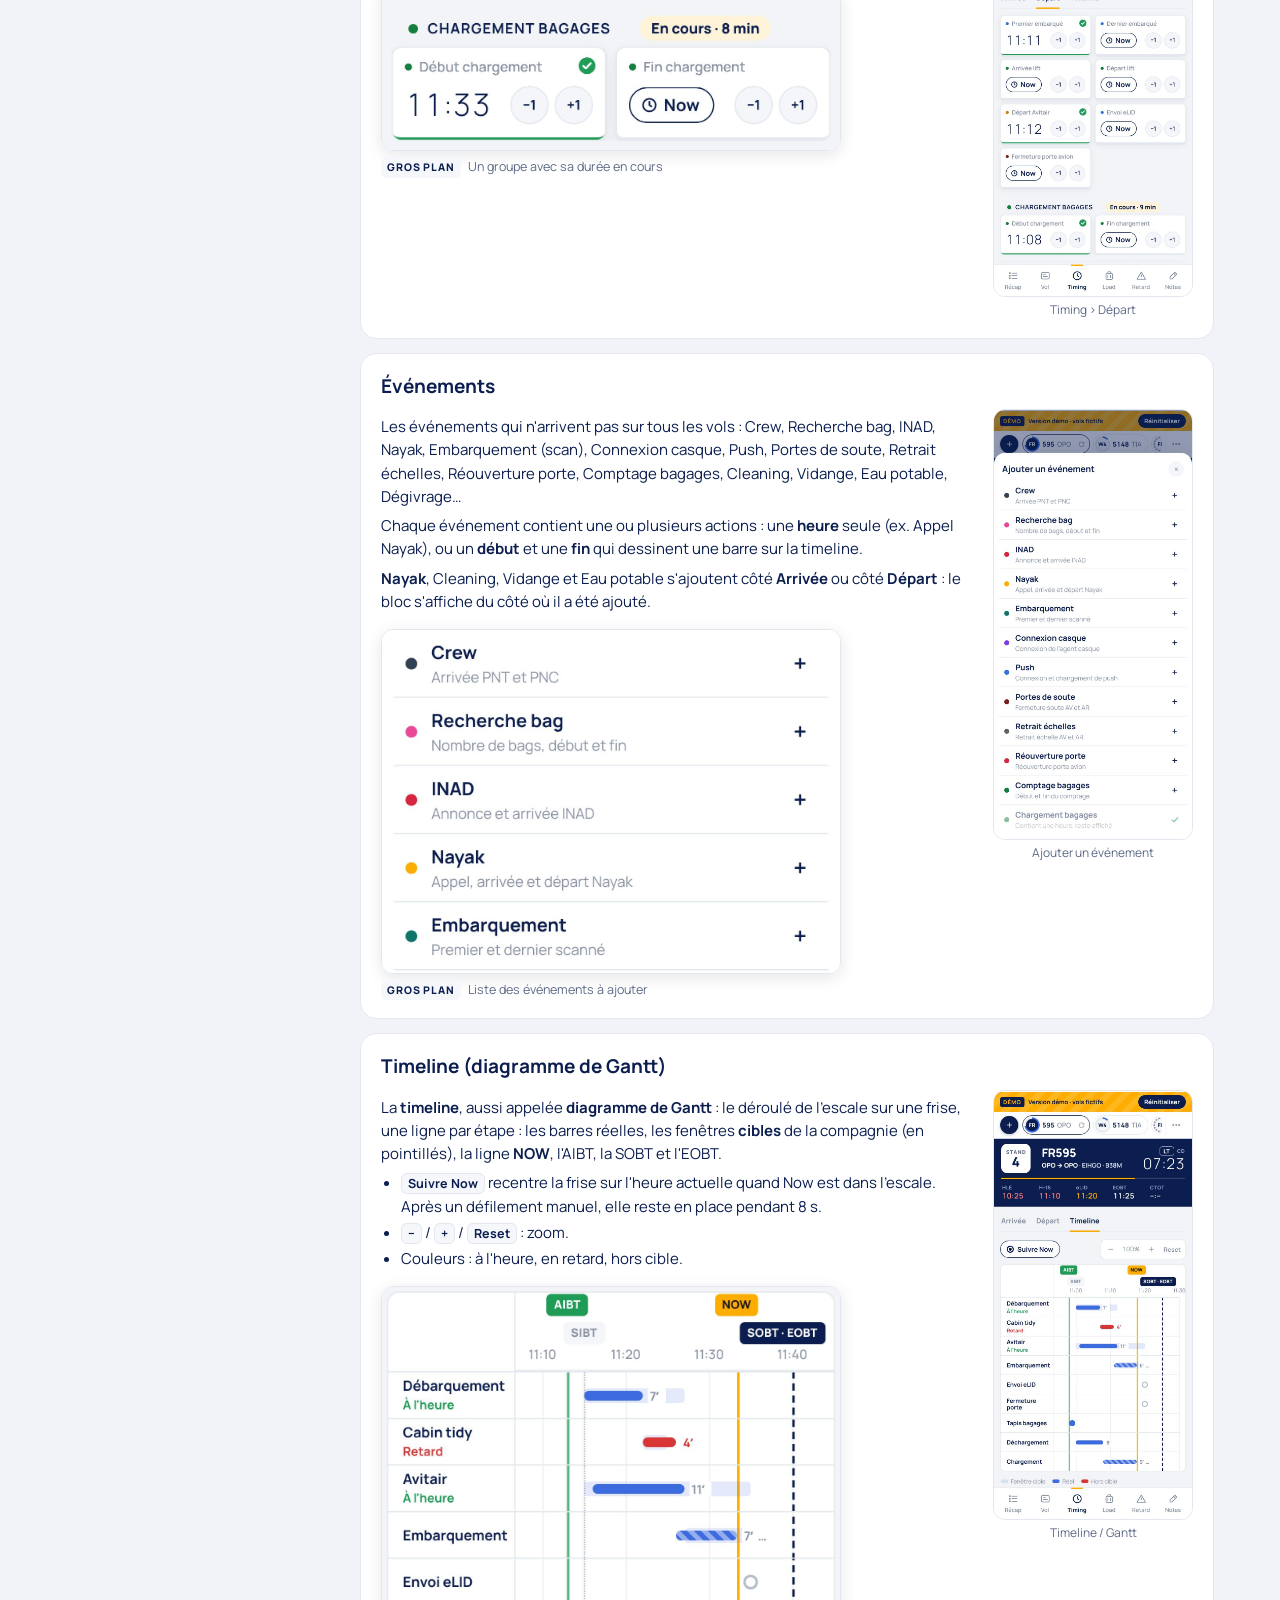
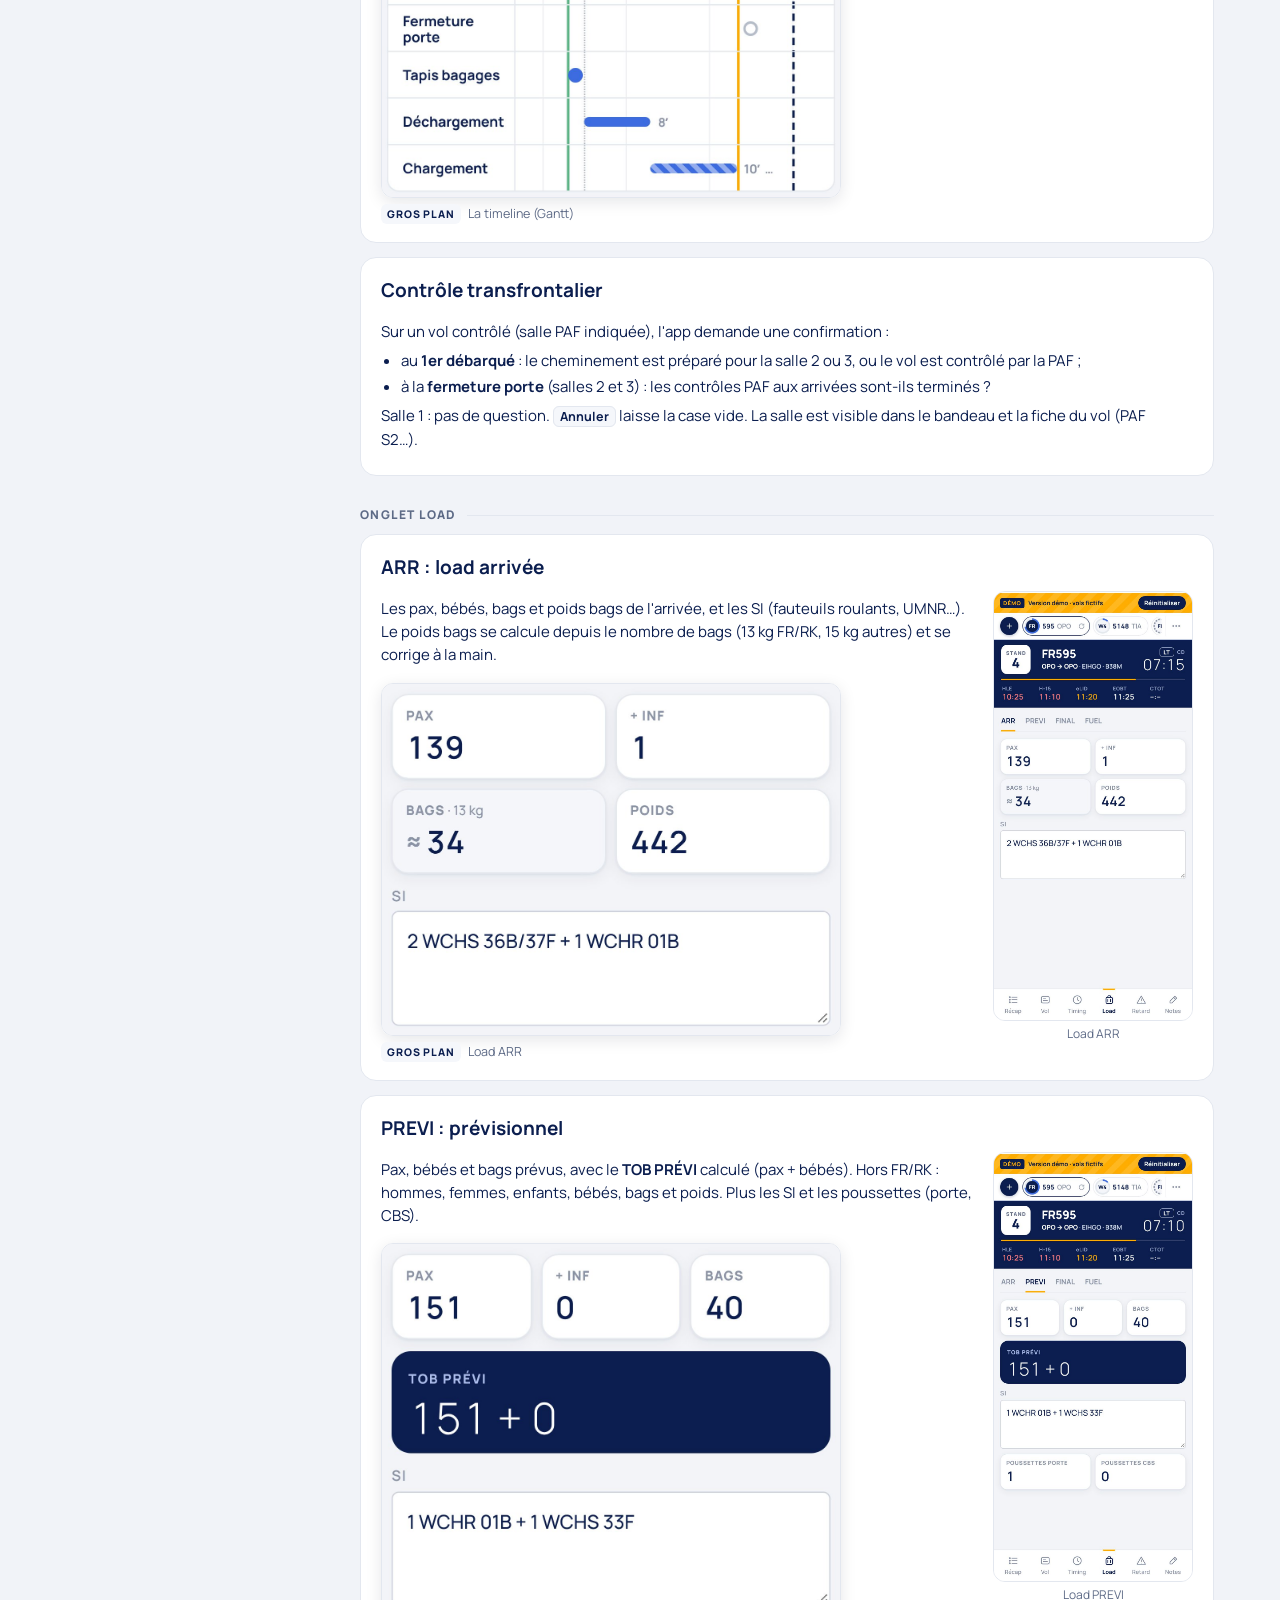
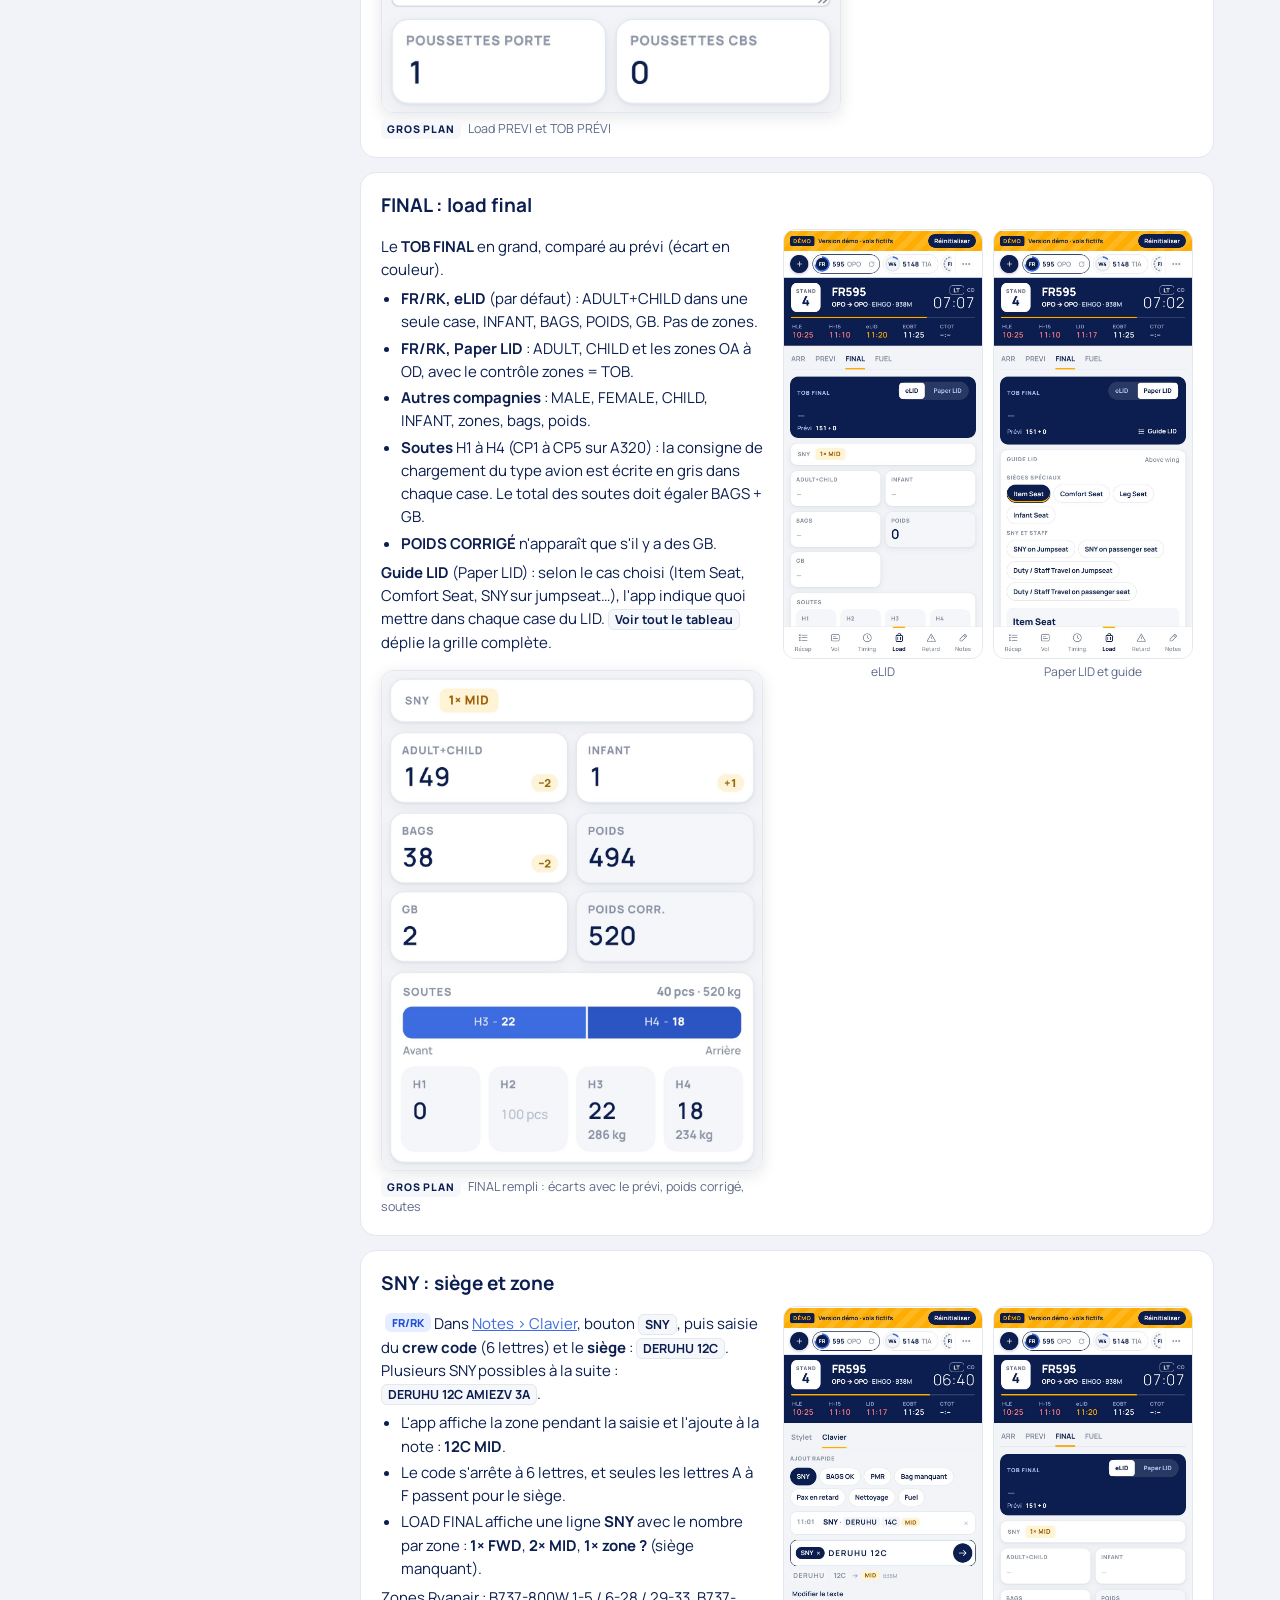
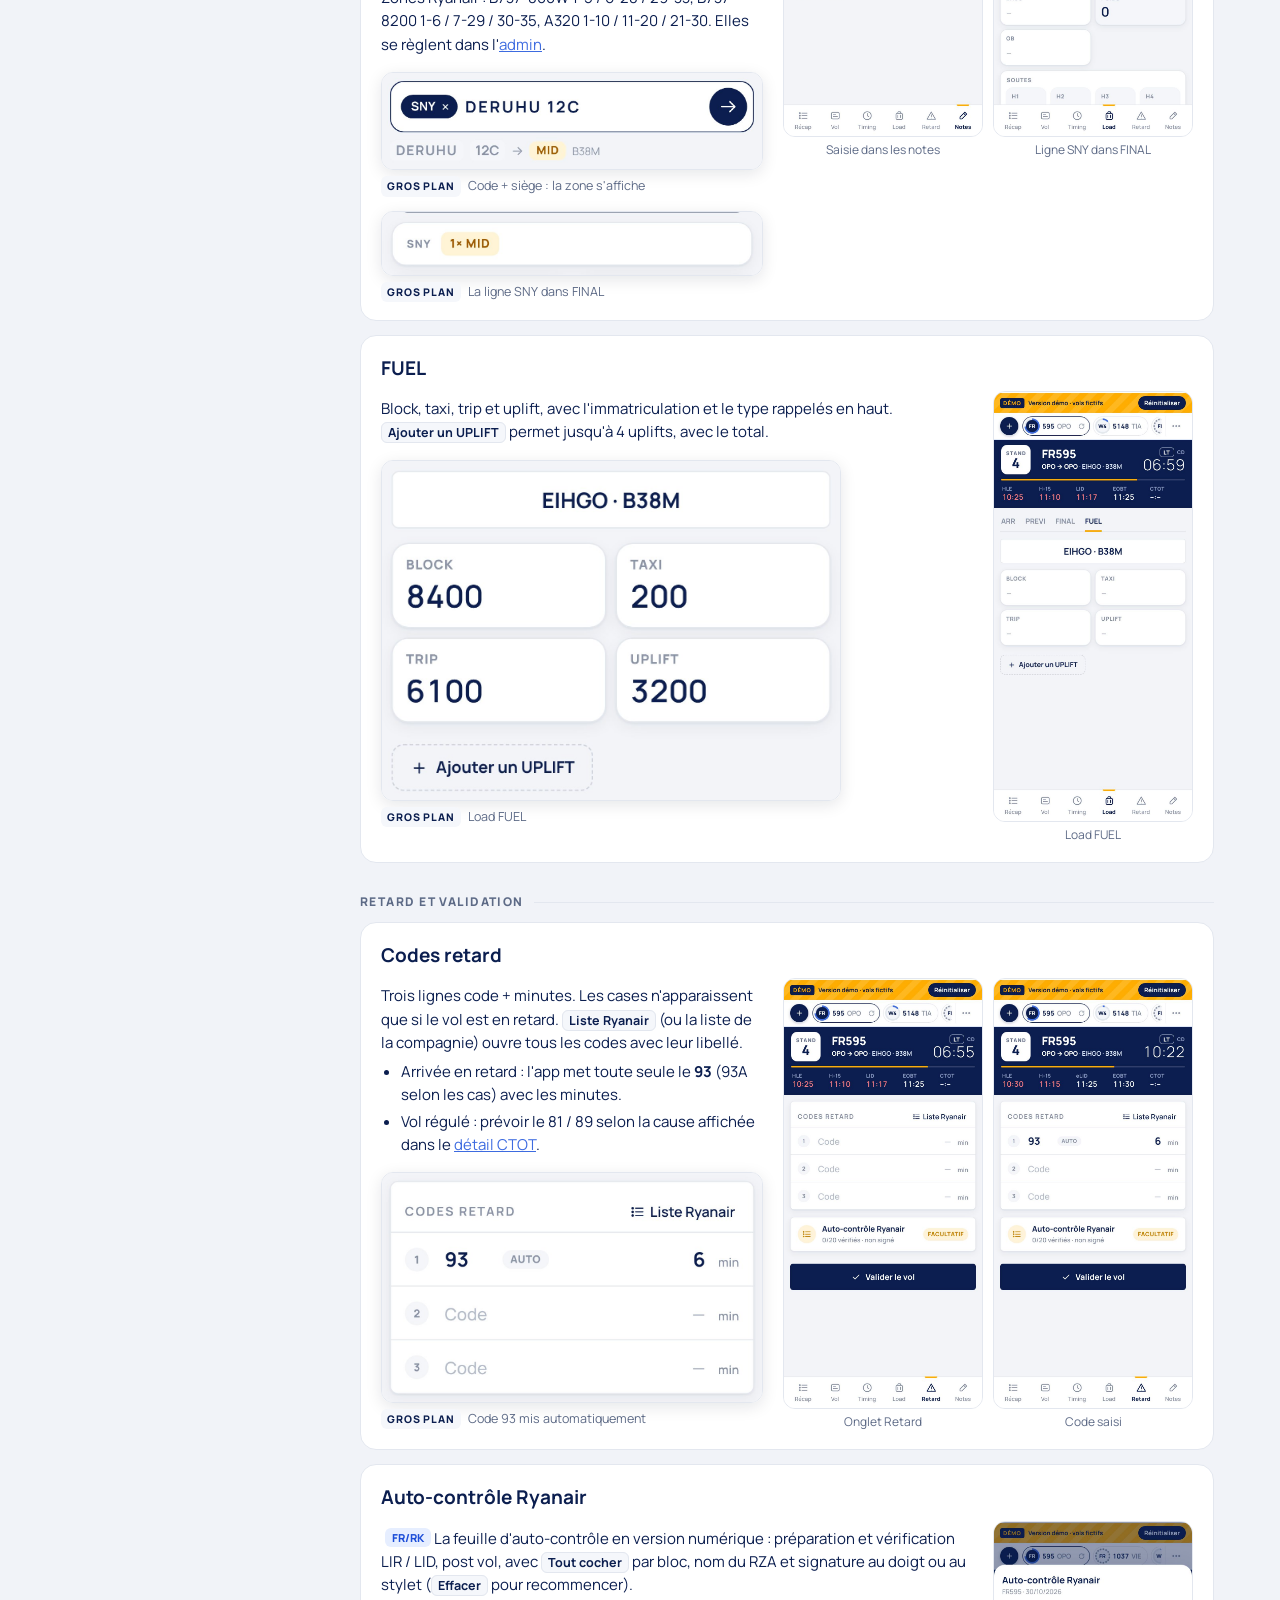
<file: manuel.html>
<!doctype html>
<html lang="fr">
<head>
<meta charset="utf-8">
<meta name="viewport" content="width=device-width, initial-scale=1, viewport-fit=cover">
<title>Manuel · Companion Turnaround</title>
<meta name="theme-color" content="#0B1E4F">
<link rel="stylesheet" href="./fonts/fonts.css">
<script>try{ if(localStorage.getItem('modeDark') === '1') document.documentElement.classList.add('dark'); }catch(e){}</script>
<style>
/* v3.50 : manuel d'utilisation (Hugo) — page à part, ouverte depuis le menu de l'app */
:root{--navy:#0B1E4F;--bg:#F1F3F8;--surf:#fff;--surf2:#F5F7FB;--fg:#0B1E4F;--muted:#5D6A86;--line:#E3E7EF;--yellow:#FFAD00;--red:#D93636;--ok:#1F9D57;--blue:#3D6BE0;--mark:#FFE7A3}
html.dark{--bg:#070F26;--surf:#0F1C3D;--surf2:#13234A;--fg:#E8EDF8;--muted:#9AA7C4;--line:#22335E;--mark:#6B4E00}
*{box-sizing:border-box}
html{scroll-behavior:smooth;scroll-padding-top:120px}
body{margin:0;background:var(--bg);color:var(--fg);font:15px/1.55 "Manrope",system-ui,sans-serif;-webkit-text-size-adjust:100%}
a{color:var(--blue)}
header{position:sticky;top:0;z-index:20;background:var(--navy);color:#fff;padding:calc(10px + env(safe-area-inset-top)) 16px 12px;box-shadow:0 2px 10px rgba(7,15,38,.25)}
.hrow{display:flex;align-items:center;gap:10px;max-width:1180px;margin:0 auto}
.back{color:#fff;text-decoration:none;font-weight:700;font-size:14px;display:inline-flex;align-items:center;gap:6px;padding:6px 10px;border-radius:9px;background:rgba(255,255,255,.1);white-space:nowrap}
.htitle{font-weight:800;font-size:17px;flex:1;min-width:0;white-space:nowrap;overflow:hidden;text-overflow:ellipsis}
.htitle small{display:block;font-weight:600;font-size:11.5px;opacity:.7;letter-spacing:.04em}
.tocbtn{border:0;background:rgba(255,255,255,.1);color:#fff;font:700 14px Manrope;border-radius:9px;padding:7px 11px;cursor:pointer}
.search{max-width:1180px;margin:10px auto 0;position:relative}
.search input{width:100%;border:0;border-radius:11px;padding:11px 40px 11px 38px;font:600 15px Manrope;background:#fff;color:#0B1E4F;outline:none}
.search svg{position:absolute;left:12px;top:50%;transform:translateY(-50%);width:17px;height:17px;color:#5D6A86}
.search .clr{position:absolute;right:6px;top:50%;transform:translateY(-50%);border:0;background:none;font:700 18px Manrope;color:#5D6A86;cursor:pointer;padding:4px 8px}
.count{max-width:1180px;margin:6px auto 0;font-size:12.5px;opacity:.8;min-height:1em}
.wrap{max-width:1180px;margin:0 auto;display:grid;grid-template-columns:270px 1fr;gap:24px;padding:20px 16px 80px}
nav.toc{position:sticky;top:150px;align-self:start;max-height:calc(100vh - 170px);overflow:auto;background:var(--surf);border:1px solid var(--line);border-radius:14px;padding:10px}
.toc h4{margin:12px 8px 4px;font-size:11px;letter-spacing:.1em;text-transform:uppercase;color:var(--muted)}
.toc h4:first-child{margin-top:4px}
.toc a{display:block;text-decoration:none;color:var(--fg);font-weight:600;font-size:13.5px;padding:5px 8px;border-radius:8px}
.toc a:hover,.toc a.on{background:var(--surf2)}
.toc a.on{color:var(--blue)}
.toc a[hidden],.toc h4[hidden]{display:none}
main{min-width:0}
.intro{background:var(--navy);color:#fff;border-radius:16px;padding:20px 20px 18px;margin-bottom:22px}
.intro h1{margin:0 0 6px;font-size:24px}
.intro p{margin:0;opacity:.85}
.chips{display:flex;flex-wrap:wrap;gap:8px;margin-top:14px}
.chips a{background:rgba(255,255,255,.12);color:#fff;text-decoration:none;font-weight:700;font-size:13px;border-radius:999px;padding:6px 12px}
.grp{margin:30px 0 10px;font-size:12px;letter-spacing:.12em;text-transform:uppercase;color:var(--muted);font-weight:800;display:flex;align-items:center;gap:10px}
.grp::after{content:"";flex:1;height:1px;background:var(--line)}
section{background:var(--surf);border:1px solid var(--line);border-radius:16px;padding:18px 20px;margin-bottom:14px}
section{scroll-margin-top:150px}
section[hidden],.grp[hidden],.intro[hidden]{display:none}
input[type=search]::-webkit-search-cancel-button{-webkit-appearance:none;display:none}
@media (max-width:600px){.htitle small{display:none}.htitle .full{display:none}}
@media (min-width:601px){.htitle .short{display:none}}
section h2{margin:0 0 8px;font-size:19px;display:flex;align-items:center;gap:10px}
section h2 .n{font-size:11px;font-weight:800;background:var(--surf2);color:var(--muted);border-radius:7px;padding:2px 7px}
section h3{font-size:15px;margin:16px 0 4px}
section p{margin:6px 0}
section ul,section ol{margin:6px 0;padding-left:20px}
section li{margin:3px 0}
.body{display:grid;grid-template-columns:1fr auto;gap:20px;align-items:start}
.shots{display:flex;gap:10px;flex-wrap:wrap;justify-content:flex-end;max-width:420px}
.shots figure{margin:0;width:200px}
.shots.wide{max-width:none}.shots.wide figure{width:100%}
.body.wide{grid-template-columns:1fr}
.shots img{width:100%;border-radius:12px;border:1px solid var(--line);cursor:zoom-in;display:block;background:var(--surf2)}
.rings{display:grid;grid-template-columns:1fr 1fr;gap:12px;margin:8px 0 4px;max-width:460px}
.rings figure{margin:0}
.rings img{width:100%;max-width:220px;display:block;border-radius:12px;cursor:zoom-in}
.rings figcaption{font-size:12.5px;color:var(--muted);margin-top:4px;line-height:1.35}
.rings figcaption b{color:var(--fg);display:block}
.zooms{display:flex;flex-direction:column;gap:14px;margin-top:16px;max-width:460px}
.zooms figure{margin:0}
.zooms img{width:100%;border-radius:12px;border:1px solid var(--line);box-shadow:0 4px 16px rgba(7,15,38,.10);cursor:zoom-in;display:block}
.zooms figcaption{font-size:12.5px;color:var(--muted);margin-top:6px}
.zooms .zt{display:inline-block;font-size:10.5px;font-weight:800;letter-spacing:.08em;text-transform:uppercase;color:var(--fg);background:var(--surf2);border-radius:6px;padding:2px 6px;margin-right:4px}
.shots figcaption{font-size:12px;color:var(--muted);margin-top:4px;text-align:center}
kbd,.k{font:700 12.5px Manrope;background:var(--surf2);border:1px solid var(--line);border-radius:6px;padding:1px 6px;white-space:nowrap}
.tip{background:var(--surf2);border-left:3px solid var(--yellow);border-radius:8px;padding:8px 12px;margin:10px 0;font-size:14px}
.tip.info{border-left-color:var(--blue)}
.tip.warn{border-left-color:var(--red)}
.tag{display:inline-block;font-size:11px;font-weight:800;border-radius:6px;padding:1px 7px;vertical-align:2px;margin-left:4px}
.t-fr{background:#E6EEFF;color:#1D4ED8}.t-demo{background:#FFF4D6;color:#A15C00}.t-pc{background:#E7F6EC;color:#1E7B3C}
html.dark .t-fr{background:#1B2B55;color:#9DB8FF}html.dark .t-demo{background:#3A2C0C;color:#FFC94D}html.dark .t-pc{background:#123A24;color:#7FD39C}
mark{background:var(--mark);color:inherit;border-radius:3px;padding:0 1px}
.empty{display:none;text-align:center;color:var(--muted);padding:40px 10px}
.lb{position:fixed;inset:0;background:rgba(5,10,25,.88);display:none;align-items:center;justify-content:center;z-index:50;padding:16px;cursor:zoom-out}
.lb.on{display:flex}
.lb img{max-width:100%;max-height:100%;border-radius:12px}
.top{position:fixed;right:16px;bottom:calc(16px + env(safe-area-inset-bottom));border:0;border-radius:50%;width:44px;height:44px;background:var(--navy);color:#fff;font:800 18px Manrope;box-shadow:0 4px 14px rgba(7,15,38,.3);cursor:pointer;display:none}
.top.on{display:block}
@media (max-width:860px){
  .wrap{grid-template-columns:1fr;padding:14px 12px 80px}
  nav.toc{position:fixed;inset:0 20% 0 0;top:0;max-height:none;border-radius:0 16px 16px 0;z-index:40;transform:translateX(-105%);transition:transform .25s;padding:calc(16px + env(safe-area-inset-top)) 12px 20px;box-shadow:4px 0 20px rgba(0,0,0,.25)}
  nav.toc.open{transform:none}
  .body{grid-template-columns:1fr}
  .shots{justify-content:flex-start;max-width:none}
  .shots figure{width:calc(50% - 5px)}
  section{padding:16px 14px}
  .scrim{position:fixed;inset:0;background:rgba(5,10,25,.4);z-index:39;display:none}
  .scrim.on{display:block}
}
@media (min-width:861px){.tocbtn{display:none}}
</style>
</head>
<body>
<header>
  <div class="hrow">
    <a class="back" href="./index.html" onclick="if(document.referrer && new URL(document.referrer).origin === location.origin && !/manuel/.test(document.referrer)){ history.back(); return false; }">← Retour à l'app</a>
    <div class="htitle"><span class="full">Manuel d'utilisation</span><span class="short">Manuel</span><small>Companion Turnaround</small></div>
    <button class="tocbtn" type="button" onclick="tocOpen(true)" aria-label="Ouvrir le sommaire">Sommaire</button>
  </div>
  <div class="search">
    <svg viewBox="0 0 24 24" fill="none" stroke="currentColor" stroke-width="2.4" stroke-linecap="round"><circle cx="11" cy="11" r="7"/><path d="m20 20-4-4"/></svg>
    <input id="q" type="search" placeholder="Rechercher : CTOT, SNY, uplift, admin…" autocomplete="off" aria-label="Rechercher dans le manuel">
    <button class="clr" type="button" id="qx" aria-label="Effacer la recherche" hidden>×</button>
  </div>
  <div class="count" id="count"></div>
</header>
<div class="scrim" id="scrim" onclick="tocOpen(false)"></div>
<div class="wrap">
  <nav class="toc" id="toc" aria-label="Sommaire"></nav>
  <main id="main">
    <div class="intro">
      <h1>Tout savoir sur l'app</h1>
      <p>Chaque écran, chaque menu et chaque réglage, avec captures et gros plans. Recherche en haut ou sommaire pour aller droit au but. Un appui sur une capture l'agrandit.</p>
      <div class="chips"><a href="#bandeau">Le bandeau</a><a href="#horaires">Saisir une heure</a><a href="#final">LOAD FINAL</a><a href="#sny">SNY</a><a href="#valider">Valider le vol</a><a href="#adm-acces">Admin</a></div>
    </div>
    <div id="secs"></div>
    <div class="empty" id="empty">Aucun résultat. Autres mots possibles : EOBT, Paper LID, dommages, publier…</div>
  </main>
</div>
<div class="lb" id="lb" onclick="this.classList.remove('on')"><img alt=""></div>
<button class="top" id="top" type="button" onclick="window.scrollTo({top:0})" aria-label="Revenir en haut">↑</button>

<script>
// Contenu du manuel : [groupe, id, titre, captures (manuel/img/*.jpg), texte HTML]
// IMGV : à changer quand des captures sont refaites (sinon le navigateur garde les anciennes)
const IMGV = '13';
const I = (f, c) => [f, c];
// gros plans (captures recadrées, haute définition) affichés sous le texte de la rubrique
const ZM = {
  connexion:[['z-connexion','Heures locale et Zulu, mot de passe']],
  veille:[['z-veille','Vols non terminés des jours précédents']],
  ecran:[['z-onglets','Les onglets des vols']],
  bandeau:[['z-bandeau','Le bandeau bleu']],
  'bandeau-reduit':[['z-bandeau-reduit','Le bandeau réduit']],
  ouvrir:[['z-liste-ligne','Une ligne de la liste des vols']],
  recap:[['z-recap-carte','Une carte du Récap']],
  horaires:[['z-horaires','Heures prévues et réelles, bouton Now, −1 / +1']],
  pastilles:[['z-pastille','Pastille verte : à l\'heure. Pastille rouge : retard probable']],
  modifier:[['z-modifier-haut','Compagnie, n° de vol, date, From / To'],['z-modifier-bas','Type avion et parking']],
  ctot:[['z-ctot','Le bandeau CTOT'],['z-ctot-petit','Sans bandeau : le CTOT reste dans le bandeau bleu'],['z-ctot-detail','Le détail de la régulation']],
  'timing-arr':[['z-timing-arr','Étapes : heure saisie, coche verte, Now']],
  'timing-dep':[['z-timing-dep','Un groupe avec sa durée en cours']],
  evenements:[['z-evenements','Liste des événements à ajouter']],
  timeline:[['z-timeline','La timeline (Gantt)']],
  'load-arr':[['z-load-arr','Load ARR']],
  'load-previ':[['z-load-previ','Load PREVI et TOB PRÉVI']],
  final:[['z-load-final','FINAL rempli : écarts avec le prévi, poids corrigé, soutes']],
  sny:[['z-sny-note','Code + siège : la zone s\'affiche'],['z-sny-final','La ligne SNY dans FINAL']],
  fuel:[['z-load-fuel','Load FUEL']],
  retard:[['z-codes-retard','Code 93 mis automatiquement']],
  'auto-controle':[['z-ac-tete','En-tête et premier bloc à cocher'],['z-ac-signature','Signature au doigt ou au stylet']],
  nightstop:[['z-ns-ligne','La ligne Nightstop dans l\'onglet Retard'],['z-ns-plein-ecran','Silhouette en plein écran paysage : un appui pose une croix']],
  valider:[['z-valider','Auto-contrôle et Valider le vol']],
  notes:[['z-notes-journal','Ajout rapide et journal des notes']],
  'menu-reglages':[['z-reglages','Les réglages du menu']],
  annuaire:[['z-annuaire','Contacts : un appui pour appeler']],
  dommages:[['z-dommages','Type de dommage et photo']],
  panneau:[['z-panneau-saisie','Message et couleurs'],['z-panneau-plein-ecran','Rendu plein écran, téléphone à l\'horizontale']],
  frequences:[['z-frequences','Les fréquences']],
  degivrage:[['z-degivrage','Holdover times selon température et concentration']],
  demo:[['z-nouveautes','La fenêtre Nouveautés']],
  'menu-fin':[['z-effacer','Effacer les données du vol'],['z-fermer','Fermer le vol']]
};
const S = [
// ───────── Prise en main
['Prise en main','connexion','Connexion',[I('connexion','Écran de connexion')],`
<p>À l'ouverture, l'app affiche l'heure locale et l'heure Zulu, puis demande le <b>mot de passe de connexion</b>. Saisie du code, puis <span class="k">Entrer</span>.</p>
<ul><li>Le code est demandé <b>une fois par journée d'exploitation</b>, de 03:00 à 03:00. L'app peut être fermée et rouverte sans le ressaisir.</li>
<li>Pour le redemander (téléphone prêté, fin de vacation) : <a href="#menu-fin">Menu › Déconnexion</a>. Les vols ouverts sont gardés.</li></ul>`],
['Prise en main','ecran','L\'écran en un coup d\'œil',[I('onglets-bandeau','Bandeau, onglets et barre du bas')],`
<p>De haut en bas :</p>
<ol><li><b>Les onglets de vols</b> : un rond par vol ouvert, avec la compagnie, le numéro et l'escale. Le cercle autour se remplit avec l'avancement de l'escale. Le bouton <span class="k">+</span> ouvre un nouveau vol, <span class="k">•••</span> ouvre le <a href="#menu-reglages">menu</a>.</li>
<li><b>Le bandeau bleu</b> du vol affiché : stand, vol, route, compte à rebours et heures clés (<a href="#bandeau">détail</a>).</li>
<li><b>Le contenu</b> de l'onglet choisi en bas.</li>
<li><b>La barre du bas</b> : <span class="k">Récap</span>, <span class="k">Vol</span>, <span class="k">Timing</span>, <span class="k">Load</span>, <span class="k">Retard</span>, <span class="k">Notes</span>. Un glissement à gauche ou à droite passe aussi d'un écran à l'autre.</li></ol>
<div class="tip info">L'onglet d'un vol montre le numéro <b>d'arrivée</b> et la provenance tant que le débarquement n'est pas fini, puis le numéro <b>de départ</b> et la destination.</div>
<p><b>Couleur du cercle de l'onglet :</b></p><div class="rings"><figure><img loading="lazy" src="./manuel/img/z-onglet-attente.jpg?v=2" alt="Non commencé"><figcaption><b>Non commencé</b> cercle en pointillés : avion pas encore arrivé (pas d'AIBT)</figcaption></figure><figure><img loading="lazy" src="./manuel/img/z-onglet-encours.jpg?v=2" alt="En cours"><figcaption><b>En cours</b> bleu : se remplit de l'AIBT jusqu'à l'EOBT</figcaption></figure><figure><img loading="lazy" src="./manuel/img/z-onglet-bientot.jpg?v=2" alt="Bientôt"><figcaption><b>Bientôt</b> jaune : 5 min ou moins avant l'EOBT</figcaption></figure><figure><img loading="lazy" src="./manuel/img/z-onglet-retard.jpg?v=2" alt="En retard"><figcaption><b>En retard</b> rouge : EOBT dépassée</figcaption></figure></div>`],
['Prise en main','bandeau','Le bandeau bleu',[I('onglets-bandeau','Bandeau complet')],`
<ul><li><b>STAND</b> : le parking du vol, en grand.</li>
<li><b>Vol et route</b> : numéro, indicatif (callsign) entre parenthèses quand il diffère, provenance → destination, immatriculation et type avion.</li>
<li><b>CD</b> : le compte à rebours jusqu'au départ (EOBT). Il passe en rouge quand l'heure est dépassée.</li>
<li><b>LT / UTC</b> : un appui sur la pastille passe toutes les heures de l'app en heure locale ou en UTC.</li>
<li><b>La barre jaune</b> avance de l'arrivée (AIBT) jusqu'au départ. Hachurée : l'avion n'est pas encore arrivé. Rouge : retard. Elle s'arrête à l'AOBT quand le vol est parti.</li>
<li><b>HLE, H-15, eLID / LID / LDS, EOBT, CTOT</b> : les heures clés calculées. Elles passent en jaune quand elles approchent et en rouge une fois dépassées. HLE = SOBT −60 pour FR/RK, −40 pour les autres.</li></ul>
<div class="tip">EOBT = SOBT si l'avion est à l'heure. FR/RK : EOBT = max(SOBT, AIBT + 25 min), 35 min avec changement d'équipage. W4/W6 : 30 min (35 sur A321).</div>`],
['Prise en main','bandeau-reduit','Réduire le bandeau',[I('bandeau-reduit','Bandeau réduit')],`
<p><b>Un tap sur le bandeau bleu</b> le réduit à une seule ligne : stand, route centrée avec l'EOBT (et le CTOT s'il y en a un), compte à rebours et barre de progression. <b>Un tap sur la ligne</b> le rouvre. La partie droite (LT / UTC et compte à rebours) ne réduit pas le bandeau.</p>
<p>Les boutons du bandeau (LT/UTC, CTOT) gardent leur rôle. Le choix est conservé d'une ouverture à l'autre.</p>`],
// ───────── Vols
['Les vols','ouvrir','Ouvrir un vol',[I('ouvrir-vol','Liste des vols')],`
<p>Bouton <span class="k">+</span> en haut à gauche. La liste des vols de la journée s'affiche :</p>
<ul><li><b>Filtres</b> par compagnie en haut, et la loupe pour chercher un numéro.</li>
<li>Groupes <b>En cours</b> et <b>À venir</b>. Chaque ligne montre l'arrivée à gauche et le départ à droite, avec l'heure prévue en grand et l'écart en couleur.</li>
<li>La pastille indique l'état : <b>AU SOL</b>, <b>EN APPROCHE</b>… Un vol <b>annulé</b> est barré et l'app demande confirmation avant de l'ouvrir.</li>
<li>Appui sur une ligne : le vol s'ouvre avec ses horaires, stand, immatriculation, type et PAF déjà remplis.</li></ul>
<p>Le bouton ↻ d'un onglet de vol recharge ses infos. L'app le fait aussi seule à l'AIBT et au premier embarqué.</p>
<div class="tip info">Version sans liste (BVA) : <span class="k">+</span> ouvre un vol vide à remplir dans <a href="#modifier">Modifier le vol</a>.</div>`],
['Les vols','recap','Récap : tous les vols',[I('recap-detail','Vue détaillée'),I('recap-compact','Vue compacte')],`
<p>L'onglet <span class="k">Récap</span> liste les vols ouverts, <b>En cours</b> puis <b>Terminés</b>.</p>
<ul><li><b>Détaillée / Compacte</b> : une carte par vol, ou une ligne par vol.</li>
<li><b>Trier par</b> : EOBT, parking ou ordre d'ajout.</li>
<li>Chaque carte montre l'état actuel (Arrivée prévue, Arrivé au block, Débarquement en cours, Embarquement terminé, Porte fermée, Repoussé, Décollé), SOBT / EOBT / CTOT, et le temps restant à droite.</li>
<li>Appui sur une carte : ouverture du vol.</li>
<li>Un vol parti reste dans <b>Terminés</b> jusqu'à son retrait avec <span class="k">×</span> ou <span class="k">Tout retirer</span>. 30 min après l'AOBT, il quitte la barre d'onglets.</li>
<li>Le compte à rebours jusqu'à l'EOBT est précédé d'une petite icône <b>chrono</b> ; il devient <b>RETARD</b> en rouge une fois l'EOBT dépassée.</li>
<li>S'il est parti en retard, une pastille rouge <b>+4 min</b> (AOBT − SOBT) s'affiche sous l'heure d'<b>OFF-BLOCK</b>, et en vue compacte une pastille ronde rouge <b>+4</b> (verte ✓ si le vol est parti à l'heure), à côté de « SOBT › AOBT ».</li></ul>`],
['Les vols','veille','Vols de la veille',[I('vols-veille','Vols de la veille')],`
<p>À l'ouverture, s'il reste des vols d'une journée précédente, l'app propose de les fermer. Elle signale ceux qui n'ont <b>pas été validés</b> ou à qui il manque l'<b>AIBT</b> ou l'<b>AOBT</b>.</p>
<ul><li><span class="k">Garder</span> : rien ne change, la question revient le lendemain.</li>
<li><span class="k">Tout fermer</span> : ferme ces vols. Un appui sur une ligne ouvre le vol pour le terminer d'abord.</li></ul>`],
// ───────── Vol
['Onglet Vol','vol','La fiche du vol',[I('vol','Onglet Vol')],`
<p>En haut, la carte du vol : numéros d'arrivée → départ, provenance → destination, immatriculation, type et parking. <span class="k">Modifier</span> ouvre la fiche complète.</p>
<p>Dessous, <b>Horaires</b> : SIBT et AIBT pour l'arrivée, SOBT et AOBT pour le départ. L'AOBT ne se saisit qu'ici.</p>`],
['Onglet Vol','horaires','Saisir une heure',[I('vol','Horaires')],`
<ul><li><span class="k">Now</span> : met l'heure actuelle. Un flash vert confirme.</li>
<li><span class="k">−1</span> / <span class="k">+1</span> : corrige d'une minute.</li>
<li><b>Appui long</b> sur une heure : saisie au clavier.</li>
<li><b>Double appui</b> sur une heure remplie : l'efface (petite secousse grise).</li>
<li>Les cases encore vides sont grisées si l'heure prévue manque (AIBT sans SIBT, AOBT sans SOBT).</li></ul>
<p>Sous la case, l'écart avec l'heure prévue s'affiche en couleur (−2 min, +14 min…).</p>`],
['Onglet Vol','pastilles','Pastilles retard',[I('vol','Pastille sur la SOBT')],`
<p>Un petit point sur <b>SIBT</b> (tant que l'AIBT est vide) et sur <b>SOBT</b> (tant que l'AOBT est vide) :</p>
<ul><li><b>Vert</b> : à l'heure.</li><li><b>Rouge</b> (qui clignote doucement sur la SIBT) : retard estimé. Côté départ : EOBT après la SOBT, CTOT −15 après la SOBT, ou rotation minimum impossible.</li></ul>
<p>Simple estimation. Option activable / désactivable dans <a href="#menu-reglages">Menu › Pastilles retard</a>.</p>`],
['Onglet Vol','modifier','Modifier le vol',[I('vol-modifier','Modifier le vol')],`
<p>Bouton <span class="k">Modifier</span> sur la carte du vol :</p>
<ul><li><b>Compagnie</b> en pastilles (FR, RK, W4, W6, V7, H4, U5…).</li>
<li><b>N° vol arrivée</b> et <b>N° vol départ</b> : un n° de vol commence toujours par un chiffre. Saisi FR5595, FR est rangé automatiquement dans la compagnie. Quand To = BVA, une seule case : le n° de l'arrivée.</li>
<li><b>Date</b> du vol, <b>From</b> / <b>To</b> (la destination est proposée en gris, un appui l'accepte), <b>immatriculation</b>, <b>type avion</b> (types proposés selon la compagnie) et <b>parking</b> (1 à 12, ou Autre).</li></ul>
<p><span class="k">Terminé</span> referme la fiche.</p>`],
['Onglet Vol','ctot','CTOT et régulation',[I('vol-ctot','Avec le bandeau CTOT'),I('vol-ctot-petit','Sans le bandeau CTOT (option Jamais)')],`
<p>Quand le vol a un CTOT, un bandeau apparaît : le <b>créneau</b> (−5 / +10 min), le <b>push estimé</b> (max(EOBT, CTOT −15)) et le <b>retard estimé</b>.</p>
<p>Un appui sur ce bandeau (ou sur la case CTOT du bandeau bleu) ouvre le détail : frise EOBT / push / créneau, cause de la régulation, slots reçus. Le CTOT peut y être corrigé avec <span class="k">Appliquer</span> ou le supprimer.</p>
<p>Affichage réglable dans <a href="#menu-reglages">Menu › Bandeau CTOT</a> : <b>Vol</b> (bandeau dans l'onglet Vol seulement), <b>Partout</b> (dans tous les onglets) ou <b>Jamais</b>. Sans bandeau, le CTOT reste affiché en petit dans le bandeau bleu, à côté de l'EOBT, et s'ouvre aussi d'un appui.</p>`],
// ───────── Timing
['Onglet Timing','timing-arr','Arrivée',[I('timing-arrivee','Timing › Arrivée')],`
<p>Toutes les étapes de l'arrivée en cartes : 1er débarqué AV / AR, dernier débarqué, Avitair, lift, tapis bagages, déchargement… Même saisie que les <a href="#horaires">horaires</a>.</p>
<p>Une coche verte confirme une étape remplie. Les groupes (TAPIS BAGAGES, DÉCHARGEMENT BAGAGES…) affichent leur durée en cours.</p>`],
['Onglet Timing','timing-dep','Départ',[I('timing-depart','Timing › Départ')],`
<p>Les étapes du départ : premier et dernier embarqué, lift, Avitair, envoi eLID / remise LID, chargement bagages, fermeture porte…</p>
<p><b>Ajouter un événement</b> en bas de la liste ouvre la liste des événements optionnels (<a href="#evenements">détail</a>). Les panneaux ouverts restent ouverts pour chaque vol.</p>`],
['Onglet Timing','evenements','Événements',[I('evenements','Ajouter un événement')],`
<p>Les événements qui n'arrivent pas sur tous les vols : Crew, Recherche bag, INAD, Nayak, Embarquement (scan), Connexion casque, Push, Portes de soute, Retrait échelles, Réouverture porte, Comptage bagages, Cleaning, Vidange, Eau potable, Dégivrage…</p>
<p>Chaque événement contient une ou plusieurs actions : une <b>heure</b> seule (ex. Appel Nayak), ou un <b>début</b> et une <b>fin</b> qui dessinent une barre sur la timeline.</p>
<p><b>Nayak</b>, Cleaning, Vidange et Eau potable s'ajoutent côté <b>Arrivée</b> ou côté <b>Départ</b> : le bloc s'affiche du côté où il a été ajouté.</p>`],
['Onglet Timing','timeline','Timeline (diagramme de Gantt)',[I('timing-timeline','Timeline / Gantt')],`
<p>La <b>timeline</b>, aussi appelée <b>diagramme de Gantt</b> : le déroulé de l'escale sur une frise, une ligne par étape : les barres réelles, les fenêtres <b>cibles</b> de la compagnie (en pointillés), la ligne <b>NOW</b>, l'AIBT, la SOBT et l'EOBT.</p>
<ul><li><span class="k">Suivre Now</span> recentre la frise sur l'heure actuelle quand Now est dans l'escale. Après un défilement manuel, elle reste en place pendant 8 s.</li>
<li><span class="k">−</span> / <span class="k">+</span> / <span class="k">Reset</span> : zoom.</li>
<li>Couleurs : à l'heure, en retard, hors cible.</li></ul>`],
['Onglet Timing','paf','Contrôle transfrontalier',[],`
<p>Sur un vol contrôlé (salle PAF indiquée), l'app demande une confirmation :</p>
<ul><li>au <b>1er débarqué</b> : le cheminement est préparé pour la salle 2 ou 3, ou le vol est contrôlé par la PAF ;</li>
<li>à la <b>fermeture porte</b> (salles 2 et 3) : les contrôles PAF aux arrivées sont-ils terminés ?</li></ul>
<p>Salle 1 : pas de question. <span class="k">Annuler</span> laisse la case vide. La salle est visible dans le bandeau et la fiche du vol (PAF S2…).</p>`],
// ───────── Load
['Onglet Load','load-arr','ARR : load arrivée',[I('load-arr','Load ARR')],`
<p>Les pax, bébés, bags et poids bags de l'arrivée, et les SI (fauteuils roulants, UMNR…). Le poids bags se calcule depuis le nombre de bags (13 kg FR/RK, 15 kg autres) et se corrige à la main.</p>`],
['Onglet Load','load-previ','PREVI : prévisionnel',[I('load-previ','Load PREVI')],`
<p>Pax, bébés et bags prévus, avec le <b>TOB PRÉVI</b> calculé (pax + bébés). Hors FR/RK : hommes, femmes, enfants, bébés, bags et poids. Plus les SI et les poussettes (porte, CBS).</p>`],
['Onglet Load','final','FINAL : load final',[I('load-final','eLID'),I('load-final-paper','Paper LID et guide')],`
<p>Le <b>TOB FINAL</b> en grand, comparé au prévi (écart en couleur).</p>
<ul><li><b>FR/RK, eLID</b> (par défaut) : ADULT+CHILD dans une seule case, INFANT, BAGS, POIDS, GB. Pas de zones.</li>
<li><b>FR/RK, Paper LID</b> : ADULT, CHILD et les zones OA à OD, avec le contrôle zones = TOB.</li>
<li><b>Autres compagnies</b> : MALE, FEMALE, CHILD, INFANT, zones, bags, poids.</li>
<li><b>Soutes</b> H1 à H4 (CP1 à CP5 sur A320) : la consigne de chargement du type avion est écrite en gris dans chaque case. Le total des soutes doit égaler BAGS + GB.</li>
<li><b>POIDS CORRIGÉ</b> n'apparaît que s'il y a des GB.</li></ul>
<p><b>Guide LID</b> (Paper LID) : selon le cas choisi (Item Seat, Comfort Seat, SNY sur jumpseat…), l'app indique quoi mettre dans chaque case du LID. <span class="k">Voir tout le tableau</span> déplie la grille complète.</p>`],
['Onglet Load','sny','SNY : siège et zone',[I('notes-sny','Saisie dans les notes'),I('load-final','Ligne SNY dans FINAL')],`
<p><span class="tag t-fr">FR/RK</span> Dans <a href="#notes">Notes › Clavier</a>, bouton <span class="k">SNY</span>, puis saisie du <b>crew code</b> (6 lettres) et le <b>siège</b> : <kbd>DERUHU 12C</kbd>. Plusieurs SNY possibles à la suite : <kbd>DERUHU 12C AMIEZV 3A</kbd>.</p>
<ul><li>L'app affiche la zone pendant la saisie et l'ajoute à la note : <b>12C MID</b>.</li>
<li>Le code s'arrête à 6 lettres, et seules les lettres A à F passent pour le siège.</li>
<li>LOAD FINAL affiche une ligne <b>SNY</b> avec le nombre par zone : <b>1× FWD</b>, <b>2× MID</b>, <b>1× zone ?</b> (siège manquant).</li></ul>
<p>Zones Ryanair : B737-800W 1-5 / 6-28 / 29-33, B737-8200 1-6 / 7-29 / 30-35, A320 1-10 / 11-20 / 21-30. Elles se règlent dans l'<a href="#adm-types">admin</a>.</p>`],
['Onglet Load','fuel','FUEL',[I('load-fuel','Load FUEL')],`
<p>Block, taxi, trip et uplift, avec l'immatriculation et le type rappelés en haut. <span class="k">Ajouter un UPLIFT</span> permet jusqu'à 4 uplifts, avec le total.</p>`],
// ───────── Retard
['Retard et validation','retard','Codes retard',[I('retard','Onglet Retard'),I('retard-codes','Code saisi')],`
<p>Trois lignes code + minutes. Les cases n'apparaissent que si le vol est en retard. <span class="k">Liste Ryanair</span> (ou la liste de la compagnie) ouvre tous les codes avec leur libellé.</p>
<ul><li>Arrivée en retard : l'app met toute seule le <b>93</b> (93A selon les cas) avec les minutes.</li>
<li>Vol régulé : prévoir le 81 / 89 selon la cause affichée dans le <a href="#ctot">détail CTOT</a>.</li></ul>`],
['Retard et validation','auto-controle','Auto-contrôle Ryanair',[I('auto-controle','Auto-contrôle')],`
<p><span class="tag t-fr">FR/RK</span> La feuille d'auto-contrôle en version numérique : préparation et vérification LIR / LID, post vol, avec <span class="k">Tout cocher</span> par bloc, nom du RZA et signature au doigt ou au stylet (<span class="k">Effacer</span> pour recommencer).</p>
<p><span class="k">Feuille</span> partage ou télécharge la feuille en image. Elle est <b>facultative</b> pour valider dans la version actuelle, et deviendra <b>obligatoire</b> une fois le serveur des rapports mis en place.</p>`],
['Retard et validation','nightstop','Nightstop & tour avion',[I('nightstop','Prestations'),I('nightstop-tour','Tour avion')],`
<p>Pour les vols basés : <b>départ basé</b> (From = BVA) et <b>retour basé</b> (To = BVA). La ligne <span class="k">Nightstop</span> apparaît alors dans l'onglet Retard, au-dessus de Valider le vol. Elle remplace la feuille papier « Checklist &amp; suivi des prestations nightstop » remise au responsable piste.</p>
<ul><li><b>Prestations</b> : toilettes et eau potable (vidange / remplissage), ménage <b>S / DC / DI</b>, tractage (Bellova / Assist'Air), et des interrupteurs <b>Oui / Non</b> (Non par défaut) pour GPU, 2 échelles, ASU, dégivrage et collecte déchets. Cases cochées d'office à l'ouverture : <b>retour basé</b> = vidange toilettes, vidange eau potable, ménage S, GPU et collecte déchets ; <b>départ basé</b> = remplissage toilettes et remplissage eau potable. Tout reste modifiable.</li>
<li><b>Fouille des soutes</b> (hold security search) : retour basé uniquement, à activer quand le vol arrive d'un pays tiers. Nom, heure et signature.</li>
<li><b>Tour avion</b> : soutes vidées et contrôlées, dommages constatés, nom, heure et signature.</li></ul>
<p>L'<b>heure</b> se remplit toute seule à la signature (modifiable, ou <span class="k">Now</span>). <b>Nom</b> (toujours en majuscules) et <b>prénom</b> sont dans deux cases ; ceux saisis pour la fouille sont repris pour le tour avion, et inversement, et les personnes déjà enregistrées sont proposées en suggestion.</p>
<p>Les dommages se notent par des <b>croix sur la silhouette</b> : dès qu'une croix est posée, « Dommage(s) constaté(s) » passe à <b>Oui</b> et ne peut plus être mis à Non tant qu'il reste une croix. <span class="k">Plein écran</span> passe la silhouette en grand, en paysage (si le téléphone est tenu droit, l'image pivote d'elle-même). Un appui pose une croix, un appui sur une croix l'enlève, un <b>appui long</b> sur une croix permet de la faire glisser ailleurs ; <span class="k">Annuler la dernière</span> et <span class="k">Tout effacer</span> sont dans la barre du haut.</p>
<p><span class="k">Feuille</span> partage ou télécharge la feuille complète en image, silhouette comprise. Le contenu est repris dans le rapport du vol.</p>
<div class="tip info">Feuille <b>facultative</b> dans la version actuelle, comme l'auto-contrôle. Elle deviendra <b>obligatoire</b> une fois le serveur des rapports mis en place.</div>`],
['Retard et validation','valider','Valider le vol',[I('retard','Valider le vol')],`
<p><span class="k">Valider le vol</span> en bas de l'onglet Retard :</p>
<ol><li>auto-contrôle (FR/RK : facultatif pour l'instant, obligatoire avec le futur serveur) et, pour les vols basés, feuille <a href="#nightstop">Nightstop</a> ;</li><li>prestations (ménage GSF N / S / DC / DI, assistances…) ;</li><li>récap puis envoi du rapport, avec tous les horaires, loads, retards, notes, dommages et auto-contrôle.</li></ol>
<p>Le vol est marqué validé (utile pour les <a href="#veille">vols de la veille</a>).</p>
<div class="tip info">À terme, le rapport sera enregistré sur un <b>serveur</b> : consultable et modifiable depuis un PC, il alimentera des <b>indicateurs (KPI)</b> de performance et remplacera l'actuel fichier Excel « Performances », arrivé à bout de souffle et peu fiable.</div>`],
// ───────── Notes
['Notes','notes','Notes : stylet et clavier',[I('notes-clavier','Clavier'),I('notes-stylet','Stylet')],`
<ul><li><b>Stylet</b> : écriture ou dessin au doigt, comme sur un bloc-notes.</li>
<li><b>Clavier</b> : un journal horodaté. Chaque note prend l'heure de saisie.</li>
<li><b>Ajout rapide</b> : SNY, BAGS OK, PMR, Bag manquant, Pax en retard, Nettoyage, Fuel… Un appui sur un mot, puis un détail si besoin.</li>
<li><span class="k">×</span> sur une note, puis <b>Supprimer ?</b> pour l'effacer. <span class="k">Modifier le texte</span> ouvre tout le journal en texte libre.</li></ul>
<p>Pour les SNY, voir <a href="#sny">SNY : siège et zone</a>.</p>`],
// ───────── Menu
['Menu','menu-reglages','Réglages',[I('menu','Menu'),I('theme-nuit','Thème sombre')],`
<p><span class="k">•••</span> en haut à droite :</p>
<ul><li><b>Thème</b> : clair ou sombre.</li>
<li><b>Heures</b> : local ou UTC (même effet que la pastille LT/UTC du bandeau).</li>
<li><b>Pastilles retard</b> : affiche ou masque les points sur SIBT / SOBT.</li>
<li><b>Bandeau CTOT</b> : Partout, Vol ou Jamais.</li></ul>`],
['Menu','annuaire','Annuaire',[I('annuaire','Annuaire')],`<p>Appel direct en un appui : NAYAK, Sup OPS, PCE, OPS T2, CEP, RYR OCC.</p>`],
['Menu','manuel','Manuel',[],`<p>Cette page. Elle s'ouvre depuis le menu, juste sous l'Annuaire.</p>`],
['Menu','dommages','Dommages',[I('dommages','Dommages')],`
<p>Choix du type (rayure, bosse, birdstrike, impact, fuite, autre), puis <span class="k">Prendre une photo</span> ou <span class="k">Galerie</span>. Les photos sont rangées par vol, se partagent d'un appui et partent dans le rapport. Elles sont effacées quand le vol est fermé.</p>`],
['Menu','panneau','Panneau',[I('panneau','Panneau')],`<p>Saisie du message, choix des couleurs, puis <span class="k">Afficher en plein écran</span> : le texte s'affiche en très grand, téléphone à l'horizontale, écran toujours allumé. Les derniers messages sont gardés (× pour en retirer un).</p><div class="tip info">Utile pour passer une information au pilote <b>sans prendre le casque</b>, en contact visuel. Exemples : NEW eLID, NEW CTOT…</div>`],
['Menu','frequences','Fréquences',[I('frequences','Fréquences')],`<p>TWR, APP et OPS de LFOB.</p>`],
['Menu','degivrage','Dégivrage',[I('degivrage','Dégivrage')],`<p>Le produit utilisé (ABAX Ecowing AD-2 Type II) et les <b>holdover times</b> : selon la température et la concentration choisies, l'app affiche les durées par condition météo.</p>`],
['Menu','demo','Mode démo et Nouveautés',[I('nouveautes','Nouveautés')],`
<p><b>Mode démo</b> : des vols fictifs déjà remplis pour tout essayer. Les vrais vols sont mis de côté et reviennent en quittant la démo. <span class="k">Réinitialiser</span> (bandeau jaune ou bas du <a href="#recap">Récap</a> : <span class="k">Réinitialiser les vols démo</span>, deuxième appui pour confirmer) remet tous les vols de démo à l'heure actuelle. Sans réinitialisation, la démo garde ses vols et les saisies : rouverte plus tard, les vols sont donc passés.</p>
<p>La démo contient aussi un vol <b>déjà terminé</b>, parti en first wave avec 4 min de retard (DL 89) : <b>FR3433 BVA-BGY</b>, visible dans les <b>Terminés</b> du <a href="#recap">Récap</a>. Seuls les timings départ sont remplis, la feuille <a href="#nightstop">Nightstop & tour avion</a> (départ basé) et l'auto-contrôle sont remplis et signés : un exemple de vol complet et validé.</p>
<div class="tip info"><b>Formation.</b> La démo peut être présentée lors de la formation d'un nouveau RZA : il s'entraîne et découvre l'interface <b>sans aucun risque pour l'exploitation</b>.</div>
<div class="tip warn">Les vols de démo <b>ne sont pas connectés entre eux</b> ni aux autres appareils. Les informations saisies sont pour le moment <b>stockées en cache dans le navigateur</b> de l'appareil utilisé.</div>
<p><b>Nouveautés</b> : la liste des changements de la version. Elle s'affiche une fois après chaque mise à jour.</p>`],
['Menu','menu-fin','Effacer, fermer, déconnexion',[I('effacer','Effacer les données'),I('fermer-vol','Fermer le vol')],`
<ul><li><b>Effacer les données du vol</b> : vide tout ce qui a été saisi, le vol reste ouvert.</li>
<li><b>Fermer ce vol</b> (ou double appui sur son onglet) : le retire de l'app.</li>
<li><b>Tout fermer</b> : ferme tous les vols ouverts.</li>
<li><b>Déconnexion</b> : redemande le code, les vols sont gardés.</li></ul>
<div class="tip warn">Effacer et fermer ne se rattrapent pas. Valider le vol avant de le fermer.</div>`],
['Menu','maj','Mises à jour et hors ligne',[],`
<p>L'app se met à jour toute seule : à l'ouverture, elle vérifie s'il y a une nouvelle version et se recharge une fois. Elle fonctionne aussi sans réseau : les vols et saisies sont gardés sur le téléphone. Seule la liste des vols et son actualisation ont besoin du réseau.</p>`],
['Menu','securite','Sécurité : aucun appel extérieur',[],`
<p>L'app est <b>entièrement autonome</b>, un point important pour la sécurité de l'entreprise :</p>
<ul><li><b>Aucune ressource externe</b> : polices, styles (CSS), scripts et icônes sont tous hébergés avec l'app. Pas de CDN, pas de police en ligne, pas d'outil de statistiques ou de suivi, pas de publicité.</li>
<li>Le navigateur <b>ne contacte que le site de l'app lui-même</b>. La liste des vols passe par le serveur du site : la clé d'accès reste sur le serveur et n'est jamais présente sur l'appareil.</li>
<li>Les saisies restent <b>sur l'appareil</b>. Les appels de l'Annuaire passent par le téléphone.</li></ul>
<div class="tip info">Seule exception, <b>en version démo uniquement</b> : l'app lit les réglages publiés depuis l'admin sur un serveur dédié à la démo. La version en production n'en dépend pas.</div>`],
// ───────── Admin
['Admin','adm-acces','Accès et organisation',[I('adm-compagnies','Admin › Compagnies')],`
<p><span class="tag t-pc">PC</span> <span class="tag t-demo">Démo</span> L'admin agit pour l'instant <b>uniquement sur la version démo</b>. L'objectif est de l'étendre ensuite à la <b>version en production</b>. Elle permet au service informatique de garder la maîtrise de l'interface <b>sans toucher au code</b>, pour des modifications basiques : valeurs et variables (temps de rotation, cibles, codes retard, noms d'événements, mots rapides, vols de démo…).</p>
<div class="tip warn">Ajouter, retirer ou réorganiser une section, un écran ou une fonction demandera <b>toujours du code</b>. L'admin offre une possibilité de modification sur ce qui existe déjà, pas plus.</div>
<p>Elle s'ouvre par son lien (<b>admin.html</b> à côté de l'app démo), sur ordinateur. Elle n'apparaît pas dans le menu de l'app.</p>
<ul><li><b>À gauche</b> : le menu (Opérations, Pendant le vol, Démo, Publier) et le choix <b>Jour / Nuit</b>.</li>
<li><b>Au centre</b> : la page à régler.</li>
<li><b>À droite</b> : l'<b>aperçu dans l'app</b>, la vraie app qui s'ouvre directement sur l'écran concerné. <span class="k">Avant</span> / <span class="k">Après</span> compare avec la version publiée.</li>
<li><b>En haut</b> : BROUILLON ou À JOUR, <span class="k">Annuler les modifs</span> et <span class="k">Vérifier et publier</span>.</li></ul>
<p>Tant que rien n'est publié, rien ne change pour les autres.</p>`],
['Admin','adm-compagnies','Compagnies',[I('adm-compagnies','Liste'),I('adm-general','Fiche › Général')],`
<p>La liste montre pour chaque compagnie ses types avion, sa rotation mini, le début HLE et l'état des cibles timeline. Un appui sur une ligne ouvre sa fiche.</p>
<p><b>Général</b> : nom, indicatif OACI (callsign, ex. RYR, HYS) qui sert à reconnaître la compagnie dans la liste des vols, et début HLE (SOBT −60, −40…).</p>`],
['Admin','adm-types','Types avion, rotations et zones SNY',[I('adm-types','Types avion & rotations')],`
<ul><li><b>Rotation mini</b> : EOBT = max(SOBT, AIBT + rotation). Vide = rotation du programme.</li>
<li><b>Avec changement d'équipage</b> : rotation quand l'arrivée PNT/PNC est remplie.</li>
<li><b>Timeline cible</b> : cibles propres, comme un autre type, ou aucune.</li>
<li><b>Zones sièges SNY</b> <span class="tag t-fr">FR/RK</span> : dernier rang FWD, MID et AFT. Vide = valeurs Ryanair de l'app.</li>
<li><span class="k">+ Ajouter un type</span>, <span class="k">×</span> pour en retirer un.</li></ul>`],
['Admin','adm-cibles','Temps d\'escale cibles',[I('adm-cibles','Cibles')],`
<p>Pour chaque type : les étapes de la timeline cible (débarquement, Avitair, embarquement, remise LID…) avec leur début et leur fin, calés sur l'AIBT ou l'EOBT (ex. EOBT −17 à EOBT −3). L'aperçu de la timeline se met à jour pendant la saisie.</p>`],
['Admin','adm-codes','Codes retard',[I('adm-codes','Codes retard')],`
<p>La liste de codes de chaque compagnie : code, libellé, détail. Une compagnie peut reprendre la liste d'une autre (comme Wizz Air) ou la liste IATA générique. ↑ ↓ pour ranger, <span class="k">Trier</span>, × pour retirer. Les sous-codes s'écrivent chiffres + lettre (93A).</p>`],
['Admin','adm-regles','Règles particulières et nouvelle compagnie',[I('adm-regles','Règles'),I('adm-ajout','Ajouter une compagnie')],`
<p><b>Règles particulières</b> : les règles codées dans l'app pour cette compagnie (départ de BVA, changement d'équipage, Paper LID…), pour information.</p>
<p><span class="k">+ Ajouter une compagnie</span> : code IATA, nom, OACI, puis les types et les cibles à copier d'une compagnie existante.</p>`],
['Admin','adm-evenements','Événements',[I('adm-evenements','Liste des événements'),I('adm-evenement-detail','Réglage d\'un événement')],`
<p>Un seul tableau avec tous les événements, connus ou ajoutés. Pour chacun : le côté (arrivée / départ), ses <b>actions</b> avec une pastille <b>Heure</b>, <b>Début</b> ou <b>Fin</b>, s'il dessine une barre sur la timeline, et les compagnies concernées.</p>
<p><span class="k">Régler</span> : renommer l'événement ou ses actions, changer la couleur, le limiter à certaines compagnies, ou le masquer dans « Ajouter un événement ». <span class="k">+ Nouvel événement</span> en crée un nouveau.</p>`],
['Admin','adm-mots','Mots rapides',[I('adm-mots','Mots rapides')],`<p>Les boutons d'ajout rapide des notes (SNY, BAGS OK, PMR…) : renommer, ranger ↑ ↓, retirer ou ajouter. L'aperçu montre le clavier des notes.</p>`],
['Admin','adm-demo','Vols de démo',[I('adm-demo','Frise du scénario'),I('adm-demo-load','Fiche d\'un vol › Load')],`
<p>Le scénario rejoué au lancement de la démo et à chaque <span class="k">Réinitialiser</span>.</p>
<ul><li><b>La frise</b> : une barre par vol, de l'arrivée au départ, autour du LANCEMENT (Au sol, En approche, Prévu, Parti, Annulé). Un appui sur un vol ouvre son réglage.</li>
<li><b>Heures</b> par rapport à <b>T0</b>, le moment où la démo est ouverte la première fois ou réinitialisée : <kbd>T-20</kbd> 20 min avant T0, <kbd>T+15</kbd> après (ou simplement -20, +15), <kbd>10:35</kbd> heure exacte, <kbd>non</kbd> pas encore. Le bouton <span class="k">T0 / Heure</span> affiche les heures calculées en T ou en heure. Les SIBT / SOBT tombent toujours sur 0 ou 5 et respectent la rotation mini.</li>
<li><b>Onglet ouvert</b> ou dans « Ouvrir un vol », <b>Dupliquer</b>, <b>Retirer</b>, <b>Vol annulé</b>.</li>
<li><b>Remplissage</b> : « Comme un vrai vol » (l'app remplit ce qui est passé, en gris dans l'admin) ou « Je saisis moi-même ».</li>
<li>Onglets <b>Arrivée</b>, <b>Départ</b>, <b>Événements</b>, <b>Load &amp; fuel</b> (eLID ou Paper LID pour FR/RK), <b>Notes</b> pour forcer une valeur.</li></ul>`],
['Admin','adm-publier','Vérifier et publier',[I('adm-verifier','Vérifier avant de publier')],`
<p><span class="k">Vérifier et publier</span> liste chaque modification en clair (ex. « Nayak : nom Nayak → Nayak GPU »).</p>
<ul><li><span class="k">Voir dans l'app</span> ouvre l'écran concerné dans l'aperçu.</li>
<li><span class="k">Annuler cette modif</span> ou <span class="k">Tout annuler</span>.</li>
<li><span class="k">Publier pour tout le monde</span> : la démo de chacun se met à jour à sa prochaine ouverture (ou retour dans l'app), en moins d'une minute.</li></ul>`],
['Admin','adm-historique','Historique et code admin',[I('adm-historique','Historique et code')],`
<p>Le <b>code admin</b> est demandé une fois par ordinateur. Sans lui, la publication ne s'applique qu'à cet ordinateur.</p>
<p>L'<b>historique</b> garde les 30 dernières publications (date, résumé). <span class="k">Revenir à cette version</span> remet une ancienne version en ligne.</p>`],
['Admin','adm-nuit','Mode jour / nuit',[I('adm-nuit','Admin en mode nuit')],`<p>En bas du menu de gauche : <span class="k">Jour</span> / <span class="k">Nuit</span>. <b>Revenir aux réglages d'origine</b> remet tout comme dans l'app de base (à publier ensuite).</p>`],
];

// ───────── rendu
const esc = s => s.replace(/[&<>"]/g, c => ({'&':'&amp;','<':'&lt;','>':'&gt;','"':'&quot;'})[c]);
const norm = s => s.normalize('NFD').replace(/[̀-ͯ]/g, '').toLowerCase();
const secs = document.getElementById('secs'), toc = document.getElementById('toc');
let html = '', th = '', g = '', n = 0;
S.forEach(([grp, id, t, imgs, body]) => {
  if(grp !== g){ g = grp; html += '<div class="grp" data-g="' + esc(grp) + '">' + esc(grp) + '</div>'; th += '<h4 data-g="' + esc(grp) + '">' + esc(grp) + '</h4>'; }
  n++;
  const wide = imgs.some(x => /^adm-/.test(x[0]));
  const sh = imgs.length ? '<div class="shots' + (wide ? ' wide' : '') + '">' + imgs.map(([f, c]) => '<figure><img loading="lazy" src="./manuel/img/' + f + '.jpg?v=' + IMGV + '" alt="' + esc(c) + '"><figcaption>' + esc(c) + '</figcaption></figure>').join('') + '</div>' : '';
  html += '<section id="' + id + '" data-g="' + esc(grp) + '"><h2>' + esc(t) + '</h2><div class="body' + (wide ? ' wide' : '') + '"><div class="txt">' + body + (ZM[id] ? '<div class="zooms">' + ZM[id].map(([f, c]) => '<figure><img loading="lazy" src="./manuel/img/' + f + '.jpg?v=' + IMGV + '" alt="' + esc(c) + '"><figcaption><span class="zt">Gros plan</span> ' + esc(c) + '</figcaption></figure>').join('') + '</div>' : '') + '</div>' + sh + '</div></section>';
  th += '<a href="#' + id + '" data-id="' + id + '">' + esc(t) + '</a>';
});
secs.innerHTML = html; toc.innerHTML = th;
// lien direct (#rubrique) : les captures se chargent après coup et décalent la page, on recale
if(location.hash){ const go = () => { const t = document.getElementById(location.hash.slice(1)); if(t) t.scrollIntoView(); }; go(); [400, 1200, 2500].forEach(ms => setTimeout(go, ms)); }
const ALL = [...secs.querySelectorAll('section')].map(s => ({ s, txt: s.querySelector('.txt'), orig: s.querySelector('.txt').innerHTML, key: norm(s.textContent) }));

// recherche : filtre les sections, surligne les mots trouvés
const q = document.getElementById('q'), qx = document.getElementById('qx'), count = document.getElementById('count');
function hl(node, words){
  const tw = document.createTreeWalker(node, NodeFilter.SHOW_TEXT), list = [];
  while(tw.nextNode()) list.push(tw.currentNode);
  list.forEach(tn => {
    const t = tn.nodeValue, nt = norm(t); let out = [], i = 0, hit = false;
    while(i < t.length){
      let best = -1, len = 0;
      words.forEach(w => { const k = nt.indexOf(w, i); if(k >= 0 && (best < 0 || k < best)){ best = k; len = w.length; } });
      if(best < 0) break;
      out.push(document.createTextNode(t.slice(i, best))); const m = document.createElement('mark'); m.textContent = t.slice(best, best + len); out.push(m); i = best + len; hit = true;
    }
    if(!hit) return;
    out.push(document.createTextNode(t.slice(i)));
    const f = document.createDocumentFragment(); out.forEach(x => f.appendChild(x)); tn.parentNode.replaceChild(f, tn);
  });
}
function search(){
  const words = norm(q.value).trim().split(/\s+/).filter(w => w.length > 1);
  qx.hidden = !q.value;
  let shown = 0;
  ALL.forEach(o => {
    o.txt.innerHTML = o.orig;
    const ok = !words.length || words.every(w => o.key.includes(w));
    o.s.hidden = !ok; if(ok) shown++;
    if(ok && words.length) hl(o.txt, words);
    const a = toc.querySelector('a[data-id="' + o.s.id + '"]'); if(a) a.hidden = !ok;
  });
  document.querySelectorAll('.grp, .toc h4').forEach(h => { const gg = h.dataset.g; h.hidden = !ALL.some(o => o.s.dataset.g === gg && !o.s.hidden); });
  document.querySelector('.intro').hidden = !!words.length;
  document.getElementById('empty').style.display = shown ? 'none' : 'block';
  count.textContent = words.length ? shown + ' rubrique' + (shown > 1 ? 's' : '') + ' trouvée' + (shown > 1 ? 's' : '') : '';
  try{ sessionStorage.setItem('manQ', q.value); }catch(e){}
}
q.addEventListener('input', search);
qx.addEventListener('click', () => { q.value = ''; search(); q.focus(); });
try{ const v = sessionStorage.getItem('manQ'); if(v){ q.value = v; search(); } }catch(e){}

// sommaire (tiroir sur téléphone) + rubrique en cours surlignée
function tocOpen(on){ toc.classList.toggle('open', on); document.getElementById('scrim').classList.toggle('on', on); }
toc.addEventListener('click', e => { if(e.target.closest('a')) tocOpen(false); });
const io = new IntersectionObserver(es => es.forEach(e => { if(e.isIntersecting){ toc.querySelectorAll('a.on').forEach(a => a.classList.remove('on')); const a = toc.querySelector('a[data-id="' + e.target.id + '"]'); if(a){ a.classList.add('on'); if(innerWidth > 860) a.scrollIntoView({ block:'nearest' }); } } }), { rootMargin:'-140px 0px -60% 0px' });
ALL.forEach(o => io.observe(o.s));

// agrandir une capture
const lb = document.getElementById('lb');
secs.addEventListener('click', e => { const im = e.target.closest('.shots img, .zooms img, .rings img'); if(!im) return; lb.querySelector('img').src = im.src; lb.classList.add('on'); });
addEventListener('keydown', e => { if(e.key === 'Escape'){ lb.classList.remove('on'); tocOpen(false); } });
const topBtn = document.getElementById('top');
addEventListener('scroll', () => topBtn.classList.toggle('on', scrollY > 600), { passive:true });
</script>
</body>
</html>
</file>
<file: fonts/fonts.css>
@font-face{font-family:'Barlow';font-style:normal;font-weight:400;font-display:swap;src:url(../fonts/barlow-400.woff2) format('woff2');unicode-range:U+0000-00FF, U+0131, U+0152-0153, U+02BB-02BC, U+02C6, U+02DA, U+02DC, U+0304, U+0308, U+0329, U+2000-206F, U+20AC, U+2122, U+2191, U+2193, U+2212, U+2215, U+FEFF, U+FFFD}
@font-face{font-family:'Barlow';font-style:normal;font-weight:500;font-display:swap;src:url(../fonts/barlow-500.woff2) format('woff2');unicode-range:U+0000-00FF, U+0131, U+0152-0153, U+02BB-02BC, U+02C6, U+02DA, U+02DC, U+0304, U+0308, U+0329, U+2000-206F, U+20AC, U+2122, U+2191, U+2193, U+2212, U+2215, U+FEFF, U+FFFD}
@font-face{font-family:'Barlow';font-style:normal;font-weight:600;font-display:swap;src:url(../fonts/barlow-600.woff2) format('woff2');unicode-range:U+0000-00FF, U+0131, U+0152-0153, U+02BB-02BC, U+02C6, U+02DA, U+02DC, U+0304, U+0308, U+0329, U+2000-206F, U+20AC, U+2122, U+2191, U+2193, U+2212, U+2215, U+FEFF, U+FFFD}
@font-face{font-family:'Barlow';font-style:normal;font-weight:700;font-display:swap;src:url(../fonts/barlow-700.woff2) format('woff2');unicode-range:U+0000-00FF, U+0131, U+0152-0153, U+02BB-02BC, U+02C6, U+02DA, U+02DC, U+0304, U+0308, U+0329, U+2000-206F, U+20AC, U+2122, U+2191, U+2193, U+2212, U+2215, U+FEFF, U+FFFD}
@font-face{font-family:'Barlow Semi Condensed';font-style:normal;font-weight:600;font-display:swap;src:url(../fonts/barlow-semi-condensed-600.woff2) format('woff2');unicode-range:U+0000-00FF, U+0131, U+0152-0153, U+02BB-02BC, U+02C6, U+02DA, U+02DC, U+0304, U+0308, U+0329, U+2000-206F, U+20AC, U+2122, U+2191, U+2193, U+2212, U+2215, U+FEFF, U+FFFD}
@font-face{font-family:'Barlow Semi Condensed';font-style:normal;font-weight:700;font-display:swap;src:url(../fonts/barlow-semi-condensed-700.woff2) format('woff2');unicode-range:U+0000-00FF, U+0131, U+0152-0153, U+02BB-02BC, U+02C6, U+02DA, U+02DC, U+0304, U+0308, U+0329, U+2000-206F, U+20AC, U+2122, U+2191, U+2193, U+2212, U+2215, U+FEFF, U+FFFD}
@font-face{font-family:'JetBrains Mono';font-style:normal;font-weight:500;font-display:swap;src:url(../fonts/jetbrains-mono-500.woff2) format('woff2');unicode-range:U+0000-00FF, U+0131, U+0152-0153, U+02BB-02BC, U+02C6, U+02DA, U+02DC, U+0304, U+0308, U+0329, U+2000-206F, U+20AC, U+2122, U+2191, U+2193, U+2212, U+2215, U+FEFF, U+FFFD}
@font-face{font-family:'JetBrains Mono';font-style:normal;font-weight:700;font-display:swap;src:url(../fonts/jetbrains-mono-700.woff2) format('woff2');unicode-range:U+0000-00FF, U+0131, U+0152-0153, U+02BB-02BC, U+02C6, U+02DA, U+02DC, U+0304, U+0308, U+0329, U+2000-206F, U+20AC, U+2122, U+2191, U+2193, U+2212, U+2215, U+FEFF, U+FFFD}
@font-face{font-family:'Manrope';font-style:normal;font-weight:300 800;font-display:swap;src:url(../fonts/manrope-var.woff2) format('woff2');unicode-range:U+0000-00FF, U+0131, U+0152-0153, U+02BB-02BC, U+02C6, U+02DA, U+02DC, U+0304, U+0308, U+0329, U+2000-206F, U+20AC, U+2122, U+2191, U+2193, U+2212, U+2215, U+FEFF, U+FFFD}
</file>
